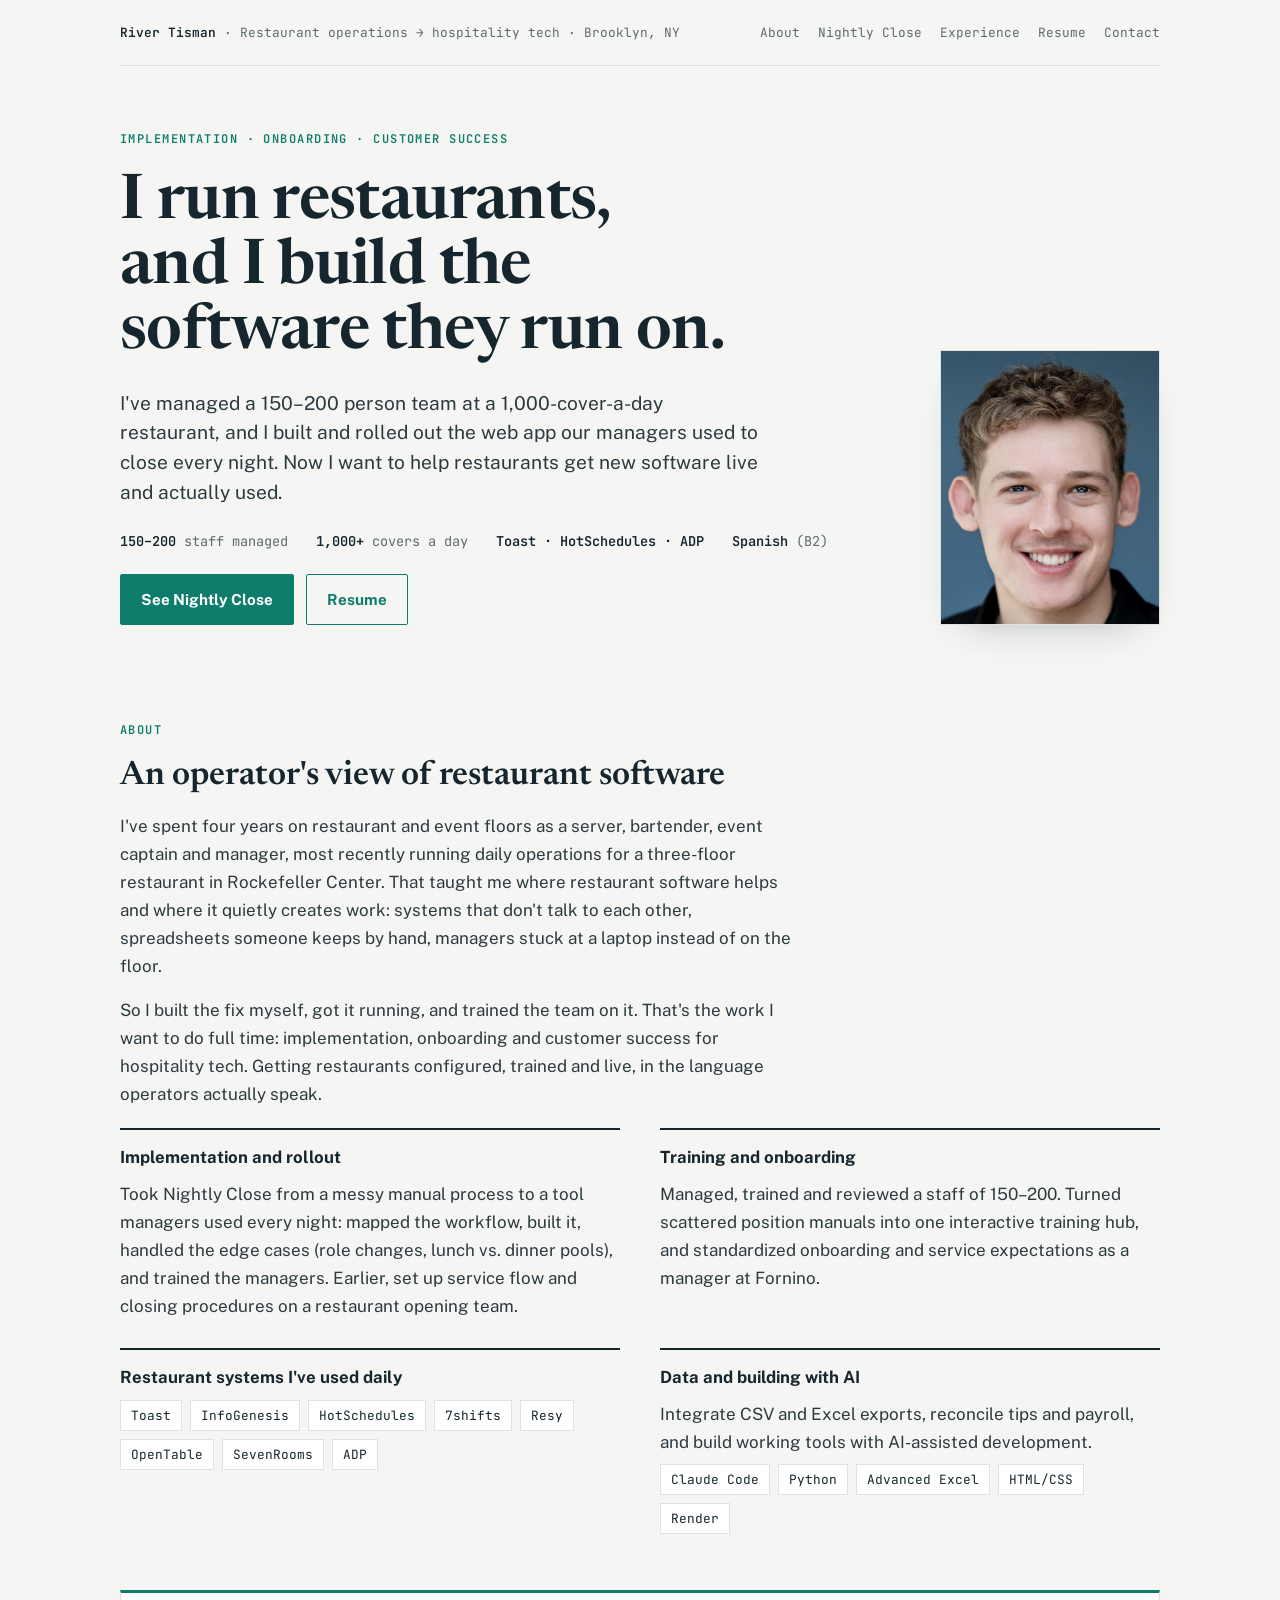
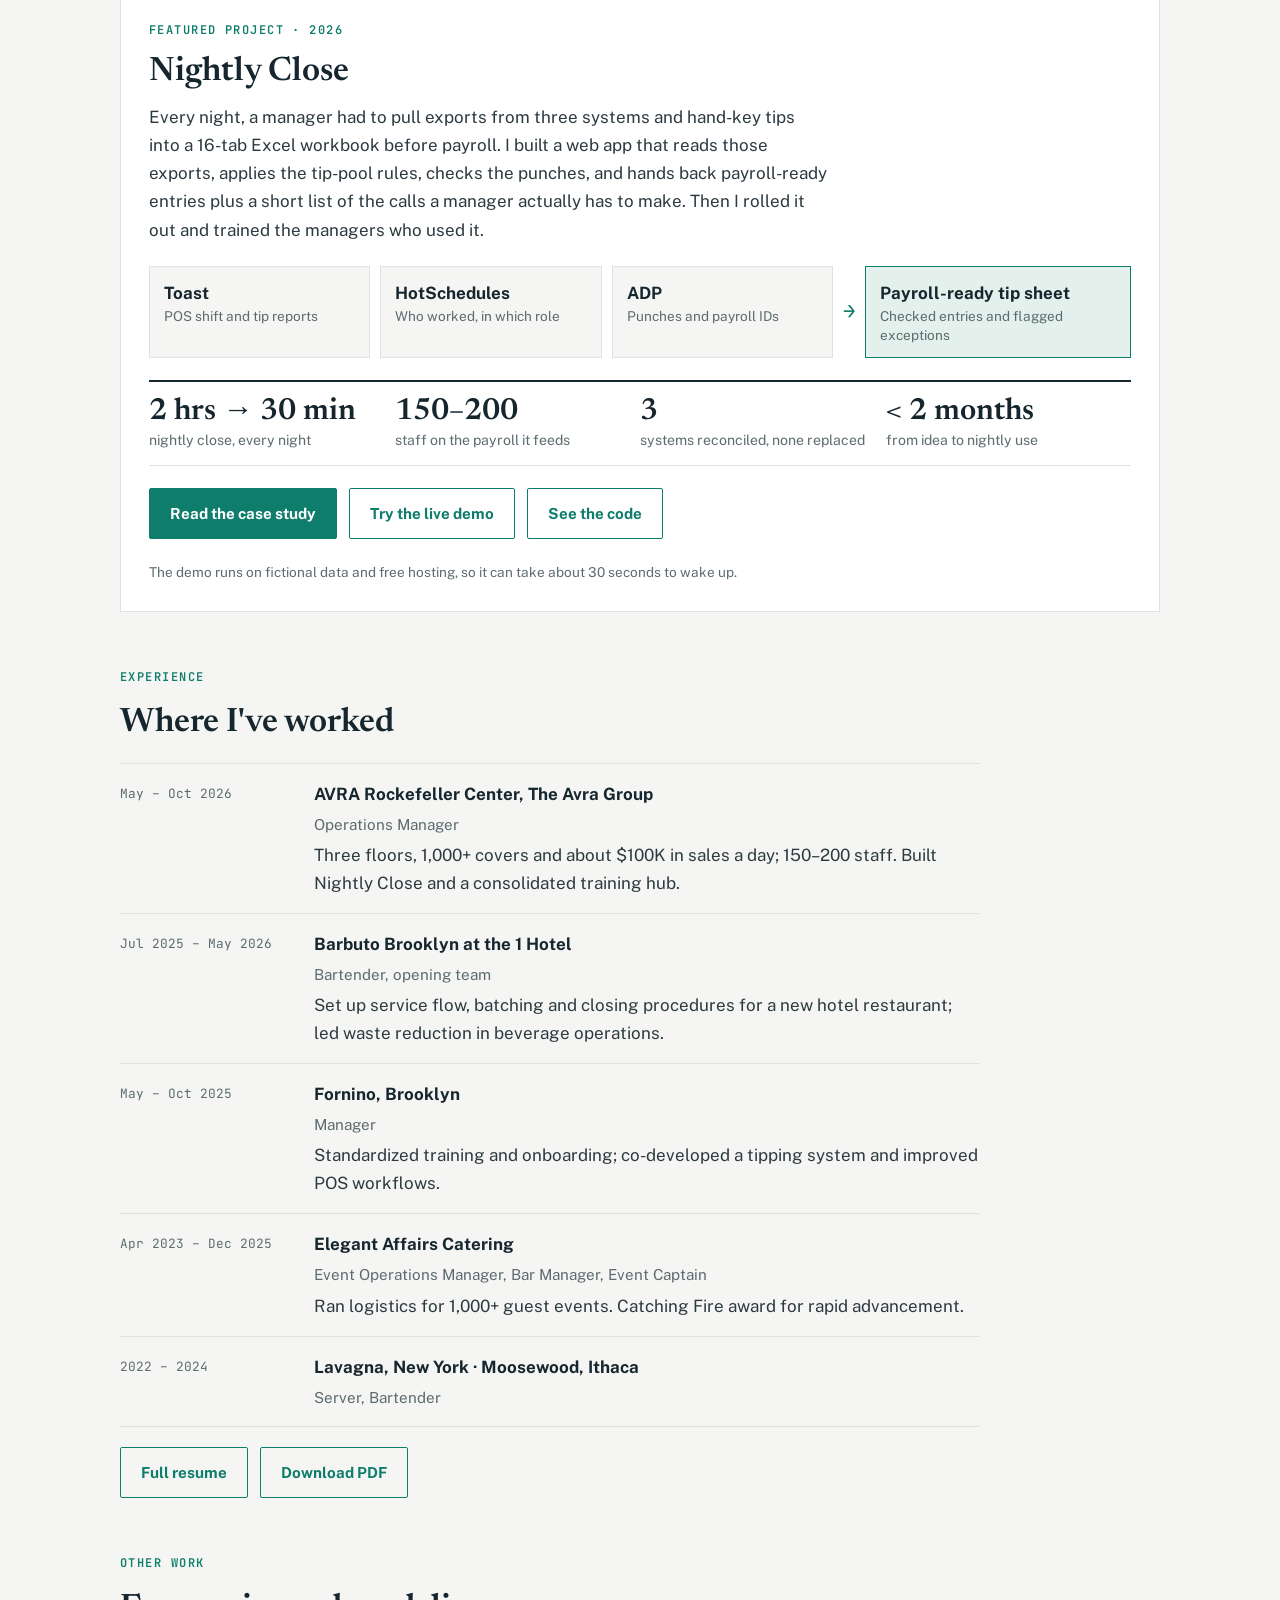
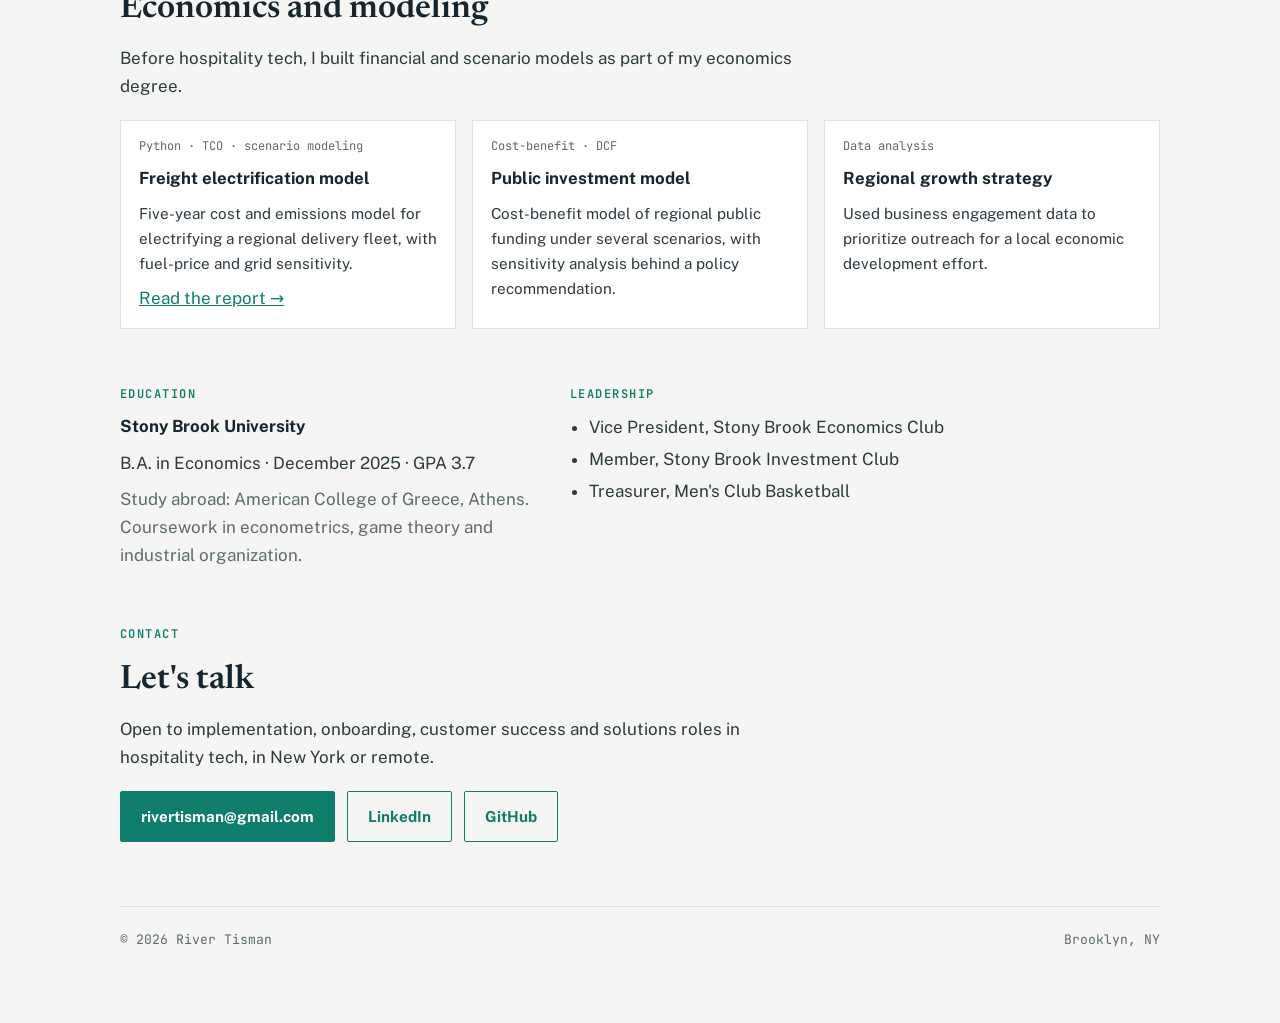
<file: index.html>
<!doctype html>
<html lang="en">
<head>
<meta charset="utf-8">
<meta name="viewport" content="width=device-width, initial-scale=1, viewport-fit=cover">
<title>River Tisman · Hospitality tech implementation</title>
<meta name="description" content="River Tisman: restaurant operations manager who builds the software the team runs on. Featured project: Nightly Close, which ties Toast, HotSchedules and ADP to automate the nightly close and payroll.">
<meta name="author" content="River Tisman">
<link rel="canonical" href="https://rivertisman.com/">
<meta property="og:title" content="River Tisman · Hospitality tech implementation">
<meta property="og:description" content="Restaurant operator who builds the software the floor runs on. Featured: Nightly Close (Toast + HotSchedules + ADP, 2 hours to 30 minutes).">
<meta property="og:type" content="website">
<meta property="og:url" content="https://rivertisman.com/">
<meta property="og:image" content="https://rivertisman.com/nightly-close/img/og.jpg">
<meta name="twitter:card" content="summary_large_image">
<link rel="icon" href="data:image/svg+xml,%3Csvg xmlns='http://www.w3.org/2000/svg' viewBox='0 0 32 32'%3E%3Crect width='32' height='32' rx='6' fill='%230f7d6b'/%3E%3Ctext x='16' y='22' font-family='Georgia,serif' font-size='16' font-weight='700' text-anchor='middle' fill='white'%3ERT%3C/text%3E%3C/svg%3E">
<link rel="preconnect" href="https://fonts.googleapis.com">
<link rel="stylesheet" href="https://fonts.googleapis.com/css2?family=Newsreader:opsz,wght@6..72,500;6..72,600&family=Public+Sans:wght@400;500;600;700&family=JetBrains+Mono:wght@400;600&display=swap">
<link rel="stylesheet" href="/assets/site.css">
</head>
<body>
<div class="wrap">
  <div class="masthead">
    <a class="home" href="/"><strong>River Tisman</strong> · Restaurant operations → hospitality tech · Brooklyn, NY</a>
    <nav aria-label="Sections">
      <a href="#about">About</a>
      <a href="#nightly-close">Nightly Close</a>
      <a href="#experience">Experience</a>
      <a href="/resume.html">Resume</a>
      <a href="#contact">Contact</a>
    </nav>
  </div>

  <header class="hero">
    <div class="hero-text">
      <span class="label">Implementation · Onboarding · Customer success</span>
      <h1>I run restaurants, and I build the software they run on.</h1>
      <p class="lede">I've managed a 150–200 person team at a 1,000-cover-a-day restaurant, and I built and rolled out the web app our managers used to close every night. Now I want to help restaurants get new software live and actually used.</p>
      <div class="facts">
        <span><b>150–200</b> staff managed</span>
        <span><b>1,000+</b> covers a day</span>
        <span><b>Toast · HotSchedules · ADP</b></span>
        <span><b>Spanish</b> (B2)</span>
      </div>
      <div class="actions">
        <a class="btn primary" href="#nightly-close">See Nightly Close</a>
        <a class="btn secondary" href="/resume.html">Resume</a>
      </div>
    </div>
    <figure class="portrait">
      <img src="/img/profile.jpg" alt="River Tisman" width="640" height="960">
    </figure>
  </header>

  <section id="about" aria-labelledby="about-title">
    <div class="col">
      <span class="label">About</span>
      <h2 id="about-title">An operator's view of restaurant software</h2>
      <p>I've spent four years on restaurant and event floors as a server, bartender, event captain and manager, most recently running daily operations for a three-floor restaurant in Rockefeller Center. That taught me where restaurant software helps and where it quietly creates work: systems that don't talk to each other, spreadsheets someone keeps by hand, managers stuck at a laptop instead of on the floor.</p>
      <p>So I built the fix myself, got it running, and trained the team on it. That's the work I want to do full time: implementation, onboarding and customer success for hospitality tech. Getting restaurants configured, trained and live, in the language operators actually speak.</p>
    </div>
    <div class="bring">
      <div>
        <h3>Implementation and rollout</h3>
        <p>Took Nightly Close from a messy manual process to a tool managers used every night: mapped the workflow, built it, handled the edge cases (role changes, lunch vs. dinner pools), and trained the managers. Earlier, set up service flow and closing procedures on a restaurant opening team.</p>
      </div>
      <div>
        <h3>Training and onboarding</h3>
        <p>Managed, trained and reviewed a staff of 150–200. Turned scattered position manuals into one interactive training hub, and standardized onboarding and service expectations as a manager at Fornino.</p>
      </div>
      <div>
        <h3>Restaurant systems I've used daily</h3>
        <div class="stack"><span>Toast</span><span>InfoGenesis</span><span>HotSchedules</span><span>7shifts</span><span>Resy</span><span>OpenTable</span><span>SevenRooms</span><span>ADP</span></div>
      </div>
      <div>
        <h3>Data and building with AI</h3>
        <p>Integrate CSV and Excel exports, reconcile tips and payroll, and build working tools with AI-assisted development.</p>
        <div class="stack"><span>Claude Code</span><span>Python</span><span>Advanced Excel</span><span>HTML/CSS</span><span>Render</span></div>
      </div>
    </div>
  </section>

  <section id="nightly-close" aria-labelledby="nc-title">
    <div class="feature">
      <div class="col" style="display:grid;gap:12px">
        <span class="label">Featured project · 2026</span>
        <h2 id="nc-title">Nightly Close</h2>
        <p>Every night, a manager had to pull exports from three systems and hand-key tips into a 16-tab Excel workbook before payroll. I built a web app that reads those exports, applies the tip-pool rules, checks the punches, and hands back payroll-ready entries plus a short list of the calls a manager actually has to make. Then I rolled it out and trained the managers who used it.</p>
      </div>
      <div class="pipeline" aria-label="Data flow: Toast, HotSchedules and ADP into the payroll tip sheet">
        <div class="src"><div class="sys">Toast</div><div class="what">POS shift and tip reports</div></div>
        <div class="src"><div class="sys">HotSchedules</div><div class="what">Who worked, in which role</div></div>
        <div class="src"><div class="sys">ADP</div><div class="what">Punches and payroll IDs</div></div>
        <div class="arrow" aria-hidden="true">→</div>
        <div class="dest"><div class="sys">Payroll-ready tip sheet</div><div class="what">Checked entries and flagged exceptions</div></div>
      </div>
      <div class="stats">
        <div><b>2 hrs → 30 min</b><span>nightly close, every night</span></div>
        <div><b>150–200</b><span>staff on the payroll it feeds</span></div>
        <div><b>3</b><span>systems reconciled, none replaced</span></div>
        <div><b>&lt; 2 months</b><span>from idea to nightly use</span></div>
      </div>
      <div class="actions">
        <a class="btn primary" href="/nightly-close/">Read the case study</a>
        <a class="btn secondary" href="https://nightly-close-demo.onrender.com" target="_blank" rel="noopener">Try the live demo</a>
        <a class="btn secondary" href="https://github.com/RiverTisman/nightly-close-demo" target="_blank" rel="noopener">See the code</a>
      </div>
      <p class="muted" style="font-size:0.85rem">The demo runs on fictional data and free hosting, so it can take about 30 seconds to wake up.</p>
    </div>
  </section>

  <section id="experience" aria-labelledby="exp-title">
    <div class="col">
      <span class="label">Experience</span>
      <h2 id="exp-title">Where I've worked</h2>
    </div>
    <ul class="jobs">
      <li>
        <span class="when">May – Oct 2026</span>
        <div class="what"><b>AVRA Rockefeller Center, The Avra Group</b><span class="role">Operations Manager</span><p>Three floors, 1,000+ covers and about $100K in sales a day; 150–200 staff. Built Nightly Close and a consolidated training hub.</p></div>
      </li>
      <li>
        <span class="when">Jul 2025 – May 2026</span>
        <div class="what"><b>Barbuto Brooklyn at the 1 Hotel</b><span class="role">Bartender, opening team</span><p>Set up service flow, batching and closing procedures for a new hotel restaurant; led waste reduction in beverage operations.</p></div>
      </li>
      <li>
        <span class="when">May – Oct 2025</span>
        <div class="what"><b>Fornino, Brooklyn</b><span class="role">Manager</span><p>Standardized training and onboarding; co-developed a tipping system and improved POS workflows.</p></div>
      </li>
      <li>
        <span class="when">Apr 2023 – Dec 2025</span>
        <div class="what"><b>Elegant Affairs Catering</b><span class="role">Event Operations Manager, Bar Manager, Event Captain</span><p>Ran logistics for 1,000+ guest events. Catching Fire award for rapid advancement.</p></div>
      </li>
      <li>
        <span class="when">2022 – 2024</span>
        <div class="what"><b>Lavagna, New York · Moosewood, Ithaca</b><span class="role">Server, Bartender</span></div>
      </li>
    </ul>
    <div class="actions">
      <a class="btn secondary" href="/resume.html">Full resume</a>
      <a class="btn secondary" href="/River-Tisman-Resume.pdf" download>Download PDF</a>
    </div>
  </section>

  <section id="other-work" aria-labelledby="other-title">
    <div class="col">
      <span class="label">Other work</span>
      <h2 id="other-title">Economics and modeling</h2>
      <p>Before hospitality tech, I built financial and scenario models as part of my economics degree.</p>
    </div>
    <div class="cards">
      <div>
        <span class="tag">Python · TCO · scenario modeling</span>
        <h3>Freight electrification model</h3>
        <p>Five-year cost and emissions model for electrifying a regional delivery fleet, with fuel-price and grid sensitivity.</p>
        <a href="/oatly-freight-model.html">Read the report →</a>
      </div>
      <div>
        <span class="tag">Cost-benefit · DCF</span>
        <h3>Public investment model</h3>
        <p>Cost-benefit model of regional public funding under several scenarios, with sensitivity analysis behind a policy recommendation.</p>
      </div>
      <div>
        <span class="tag">Data analysis</span>
        <h3>Regional growth strategy</h3>
        <p>Used business engagement data to prioritize outreach for a local economic development effort.</p>
      </div>
    </div>
  </section>

  <section id="education" aria-labelledby="edu-title">
    <div class="two">
      <div>
        <span class="label">Education</span>
        <h3 id="edu-title">Stony Brook University</h3>
        <p>B.A. in Economics · December 2025 · GPA 3.7</p>
        <p class="muted">Study abroad: American College of Greece, Athens. Coursework in econometrics, game theory and industrial organization.</p>
      </div>
      <div>
        <span class="label">Leadership</span>
        <ul>
          <li>Vice President, Stony Brook Economics Club</li>
          <li>Member, Stony Brook Investment Club</li>
          <li>Treasurer, Men's Club Basketball</li>
        </ul>
      </div>
    </div>
  </section>

  <section id="contact" aria-labelledby="contact-title">
    <div class="col">
      <span class="label">Contact</span>
      <h2 id="contact-title">Let's talk</h2>
      <p>Open to implementation, onboarding, customer success and solutions roles in hospitality tech, in New York or remote.</p>
    </div>
    <div class="actions">
      <a class="btn primary" href="mailto:rivertisman@gmail.com">rivertisman@gmail.com</a>
      <a class="btn secondary" href="https://www.linkedin.com/in/rtisman/" target="_blank" rel="noopener">LinkedIn</a>
      <a class="btn secondary" href="https://github.com/RiverTisman" target="_blank" rel="noopener">GitHub</a>
    </div>
  </section>

  <footer>
    <span>© 2026 River Tisman</span>
    <span>Brooklyn, NY</span>
  </footer>
</div>
</body>
</html>
</file>
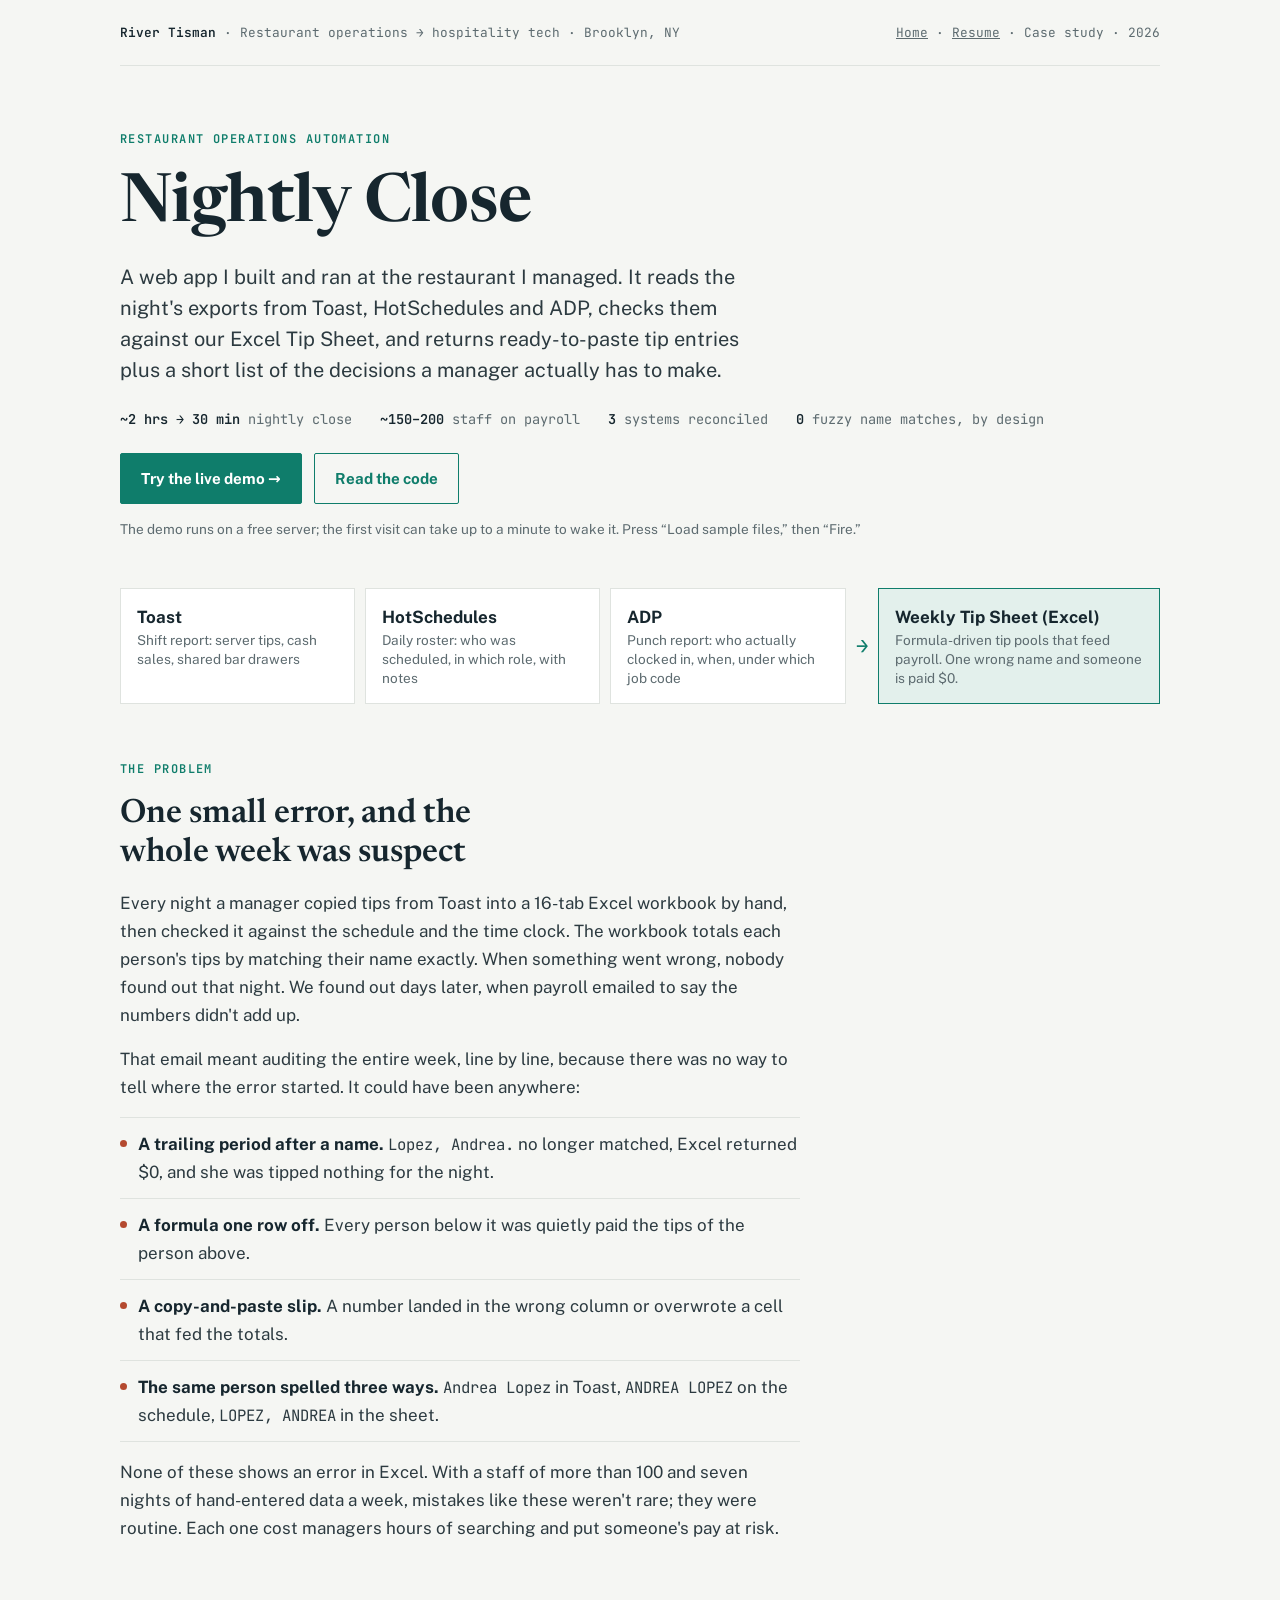
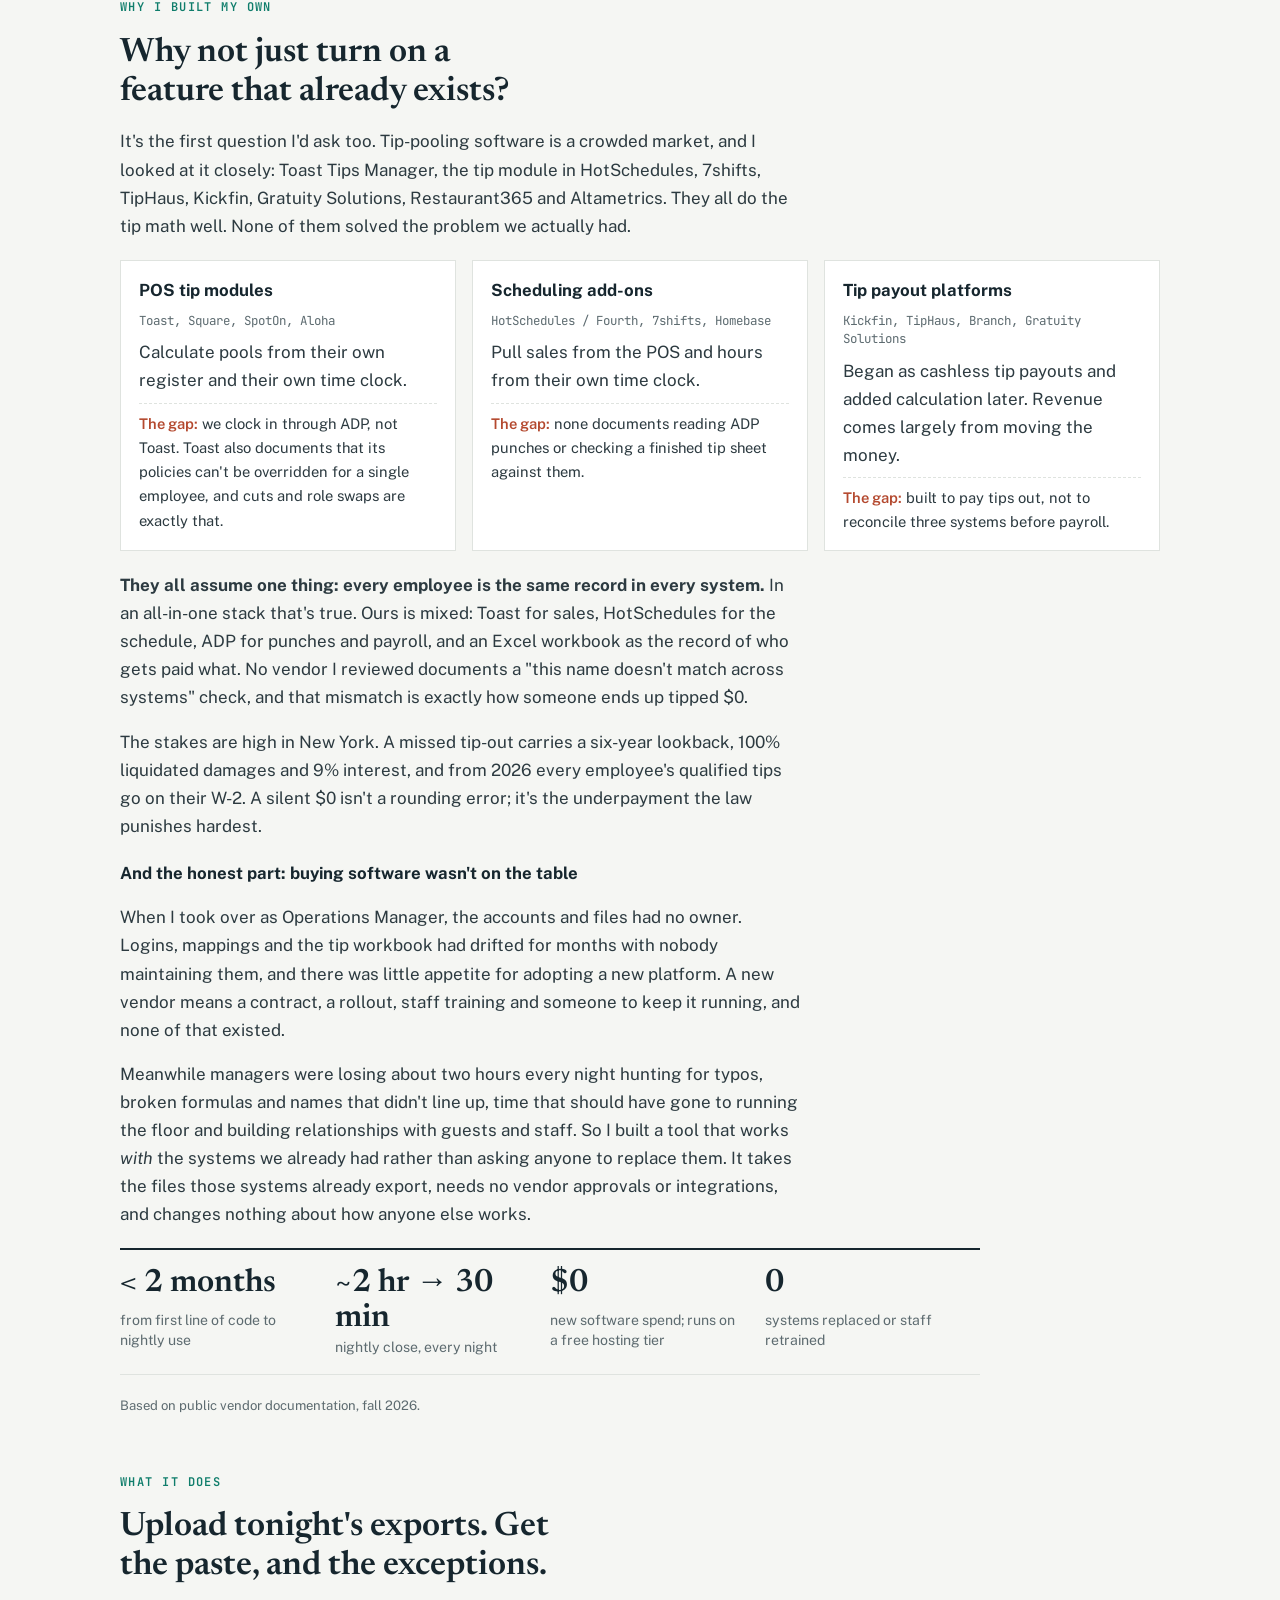
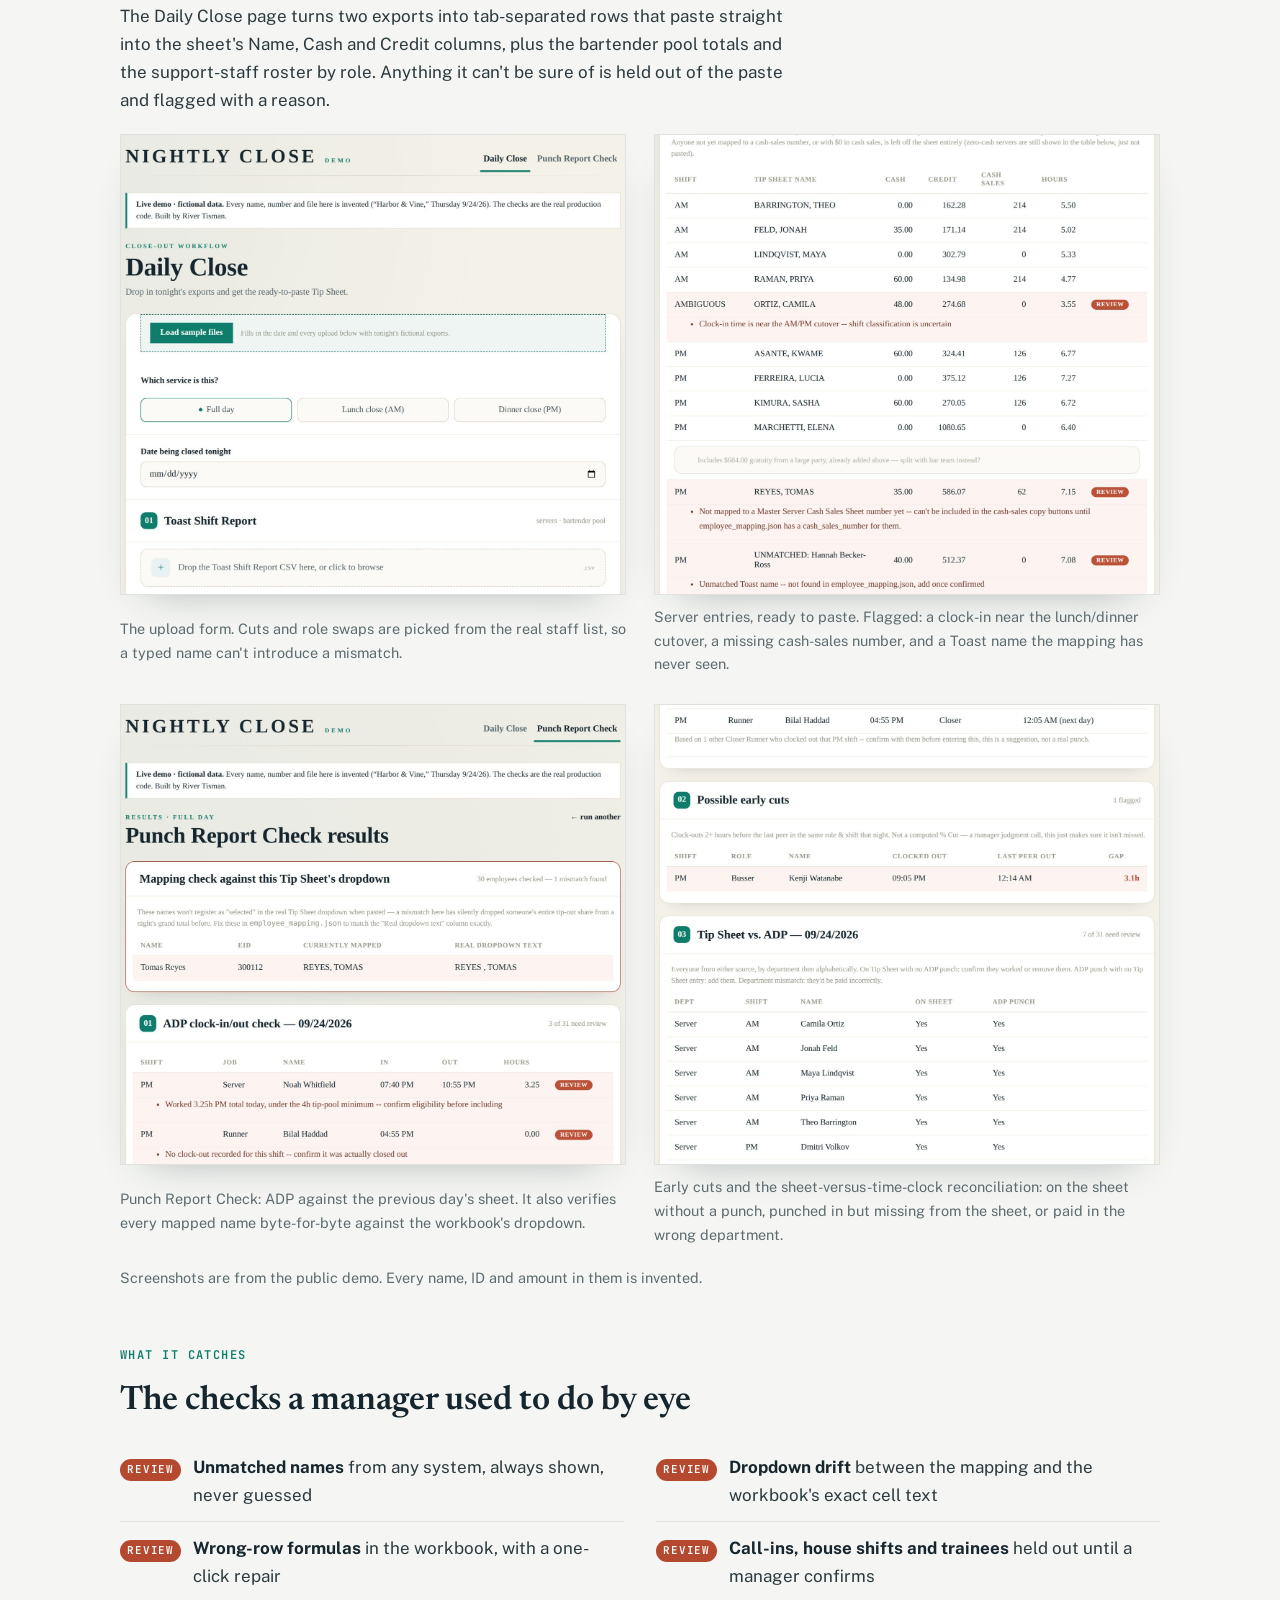
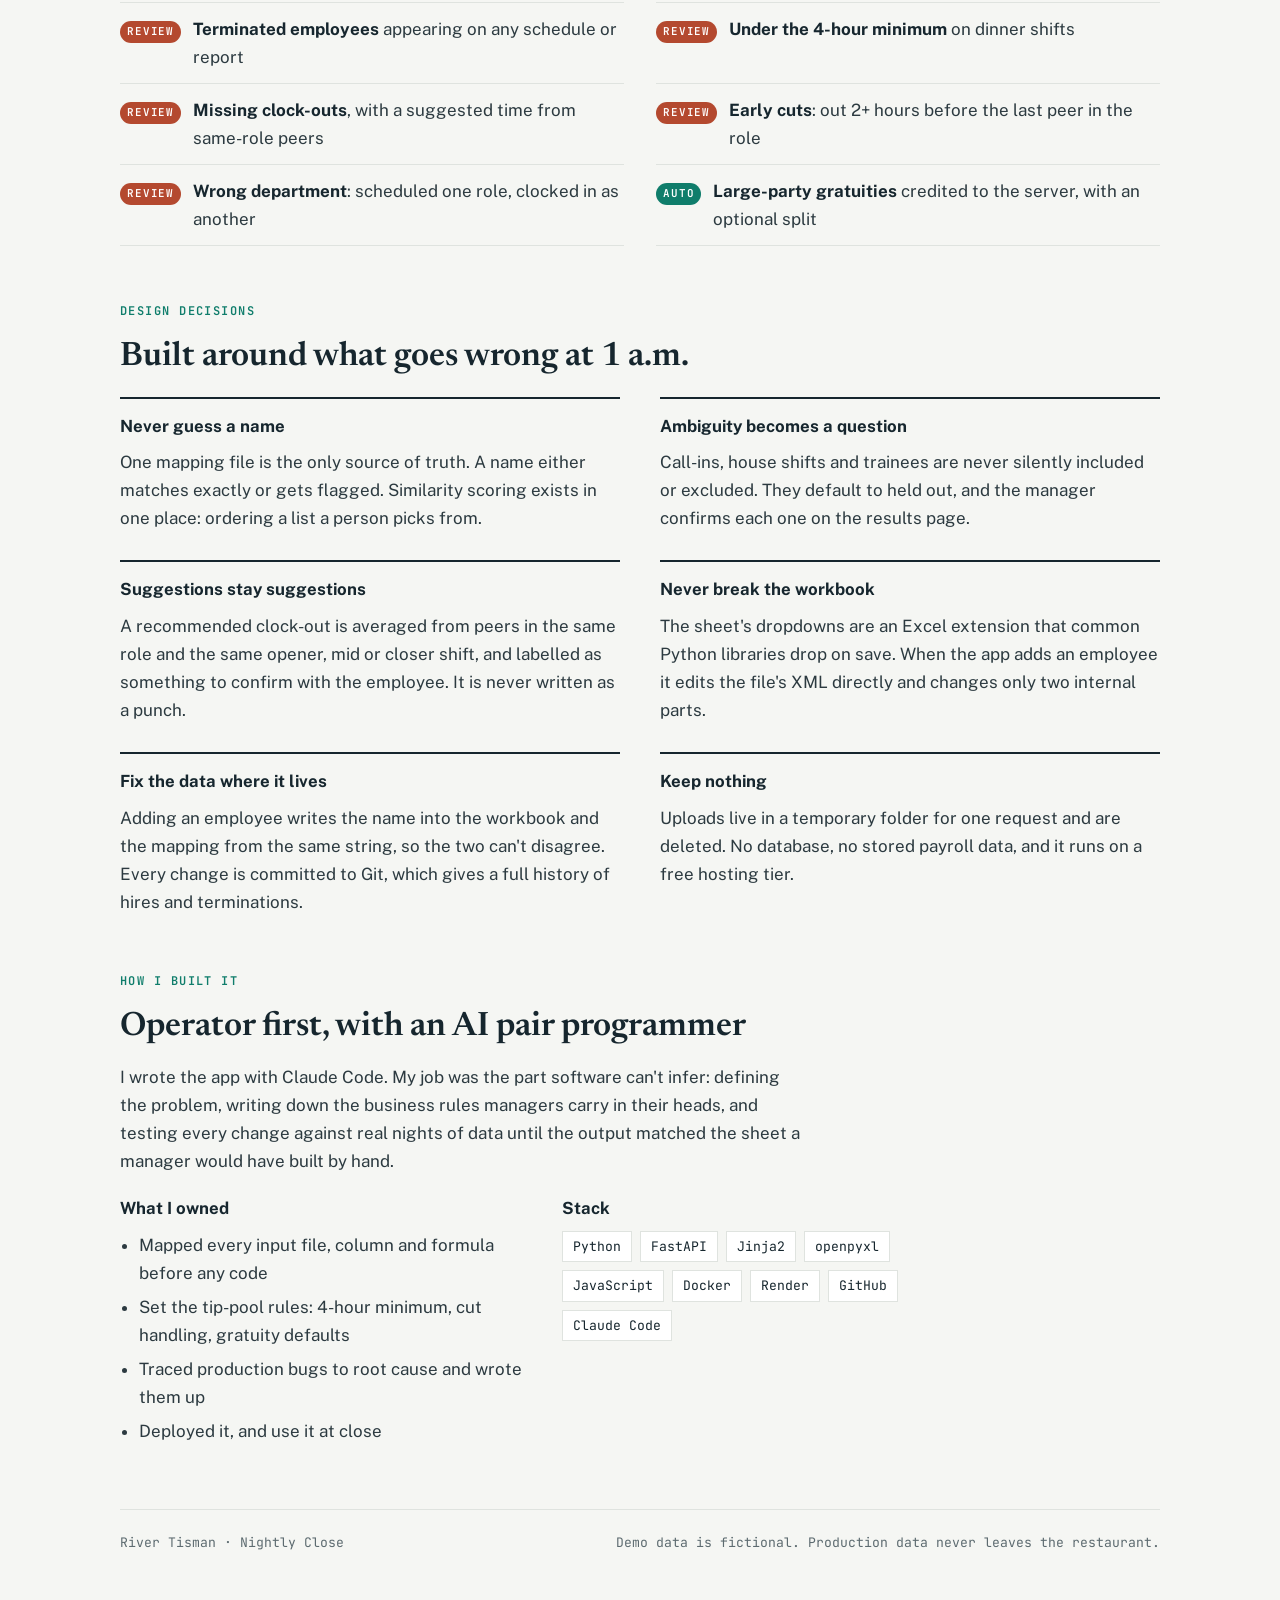
<file: nightly-close/index.html>
<!doctype html>
<html lang="en">
<head>
<meta charset="utf-8">
<meta name="viewport" content="width=device-width, initial-scale=1, viewport-fit=cover">
<title>Nightly Close · River Tisman</title>
<meta name="description" content="Case study: a web app River Tisman built to reconcile Toast, HotSchedules and ADP against a restaurant's Excel tip sheet. Live demo and code.">
<meta name="author" content="River Tisman">
<link rel="canonical" href="https://rivertisman.com/nightly-close/">
<meta property="og:title" content="Nightly Close · River Tisman">
<meta property="og:description" content="Restaurant close-out automation: Toast + HotSchedules + ADP reconciled against the Excel tip sheet. Live demo and code.">
<meta property="og:type" content="website">
<meta property="og:url" content="https://rivertisman.com/nightly-close/">
<meta property="og:image" content="https://rivertisman.com/nightly-close/img/og.jpg">
<meta name="twitter:card" content="summary_large_image">
<link rel="icon" href="data:image/svg+xml,%3Csvg xmlns='http://www.w3.org/2000/svg' viewBox='0 0 32 32'%3E%3Crect width='32' height='32' rx='6' fill='%230f7d6b'/%3E%3Ctext x='16' y='22' font-family='Georgia,serif' font-size='17' font-weight='700' text-anchor='middle' fill='white'%3ENC%3C/text%3E%3C/svg%3E">
<link rel="preconnect" href="https://fonts.googleapis.com">
<link rel="stylesheet" href="https://fonts.googleapis.com/css2?family=Newsreader:opsz,wght@6..72,500;6..72,600&family=Public+Sans:wght@400;500;600;700&family=JetBrains+Mono:wght@400;600&display=swap">
<style>
/* Layout: a single reading column like a close-out ticket, with screenshots allowed to run wider than the text. */
:root {
  --paper: #f5f6f3;
  --surface: #ffffff;
  --ink: #16262e;
  --body: #2c3a40;
  --muted: #5d6b70;
  --rule: #dfe3df;
  --accent: #0f7d6b;
  --accent-soft: #e3f0ec;
  --flag: #b4492f;
  --flag-soft: #fbece7;
  --font-display: "Newsreader", Georgia, "Times New Roman", serif;
  --font-body: "Public Sans", system-ui, -apple-system, "Segoe UI", sans-serif;
  --font-mono: "JetBrains Mono", ui-monospace, "SF Mono", Menlo, Consolas, monospace;
}
@media (prefers-color-scheme: dark) {
  :root:not([data-theme="light"]) {
    --paper: #10181b; --surface: #172227; --ink: #eef3f1; --body: #c9d4d2; --muted: #8fa09f;
    --rule: #263439; --accent: #4cc3a8; --accent-soft: #15332d; --flag: #ec8a6f; --flag-soft: #3a2119;
    color-scheme: dark;
  }
}
:root[data-theme="dark"] {
  --paper: #10181b; --surface: #172227; --ink: #eef3f1; --body: #c9d4d2; --muted: #8fa09f;
  --rule: #263439; --accent: #4cc3a8; --accent-soft: #15332d; --flag: #ec8a6f; --flag-soft: #3a2119;
  color-scheme: dark;
}

* { box-sizing: border-box; }
[hidden] { display: none !important; }
body {
  margin: 0;
  background: var(--paper);
  color: var(--body);
  font-family: var(--font-body);
  font-size: 1.0625rem;
  line-height: 1.65;
  padding-inline: 20px;
  padding-block: 0 72px;
}
.wrap { max-width: 1040px; margin: 0 auto; }
.col { max-width: 680px; }

h1, h2, h3 { color: var(--ink); text-wrap: balance; margin: 0; }
h1 { font-family: var(--font-display); font-weight: 600; font-size: clamp(2.6rem, 6vw, 4.2rem); line-height: 1.02; letter-spacing: -0.01em; }
h2 { font-family: var(--font-display); font-weight: 600; font-size: clamp(1.6rem, 3vw, 2.1rem); line-height: 1.15; }
h3 { font-size: 1.05rem; font-weight: 700; }
p { margin: 0; }
a { color: var(--accent); }
a:focus-visible, button:focus-visible { outline: 2px solid var(--accent); outline-offset: 3px; }

.label {
  font-family: var(--font-mono);
  font-size: 0.75rem;
  letter-spacing: 0.12em;
  text-transform: uppercase;
  color: var(--accent);
  font-weight: 600;
}

/* Masthead */
.masthead {
  display: flex; justify-content: space-between; align-items: baseline; gap: 16px; flex-wrap: wrap;
  padding-block: 22px; border-bottom: 1px solid var(--rule);
  font-family: var(--font-mono); font-size: 0.8rem; color: var(--muted);
}
.masthead strong { color: var(--ink); font-weight: 600; }

.hero { display: grid; gap: 22px; padding-block: 64px 40px; }
.hero .lede { font-size: 1.25rem; line-height: 1.55; color: var(--body); max-width: 640px; }
.facts { display: flex; flex-wrap: wrap; gap: 10px 28px; font-family: var(--font-mono); font-size: 0.85rem; color: var(--muted); }
.facts span b { color: var(--ink); font-weight: 600; }
.actions { display: flex; flex-wrap: wrap; gap: 12px; }
.btn {
  display: inline-flex; align-items: center; gap: 8px;
  padding: 12px 20px; font-weight: 700; font-size: 0.95rem; text-decoration: none;
  border: 1.5px solid var(--accent); border-radius: 2px;
}
.btn.primary { background: var(--accent); color: var(--surface); }
.btn.secondary { color: var(--accent); }

/* Pipeline strip: the three exports into one sheet */
.pipeline {
  display: grid; grid-template-columns: repeat(3, minmax(0, 1fr)) auto minmax(0, 1.2fr);
  align-items: stretch; gap: 10px; margin-block: 8px 0;
}
.src, .dest {
  background: var(--surface); border: 1px solid var(--rule); padding: 14px 16px; min-width: 0;
}
.src .sys { font-weight: 700; color: var(--ink); }
.src .what, .dest .what { font-size: 0.85rem; color: var(--muted); line-height: 1.4; }
.dest { border-color: var(--accent); background: var(--accent-soft); }
.dest .sys { font-weight: 700; color: var(--ink); }
.arrow { display: grid; place-items: center; font-family: var(--font-mono); color: var(--accent); font-size: 1.3rem; }
@media (max-width: 760px) {
  .pipeline { grid-template-columns: 1fr; }
  .arrow { transform: rotate(90deg); padding-block: 2px; }
}

section { padding-block: 56px 0; display: grid; gap: 20px; }
section > .col { display: grid; gap: 16px; }

/* The incident callout */
.incident {
  background: var(--flag-soft); border-left: 3px solid var(--flag);
  padding: 18px 20px; display: grid; gap: 8px; max-width: 680px;
}
.incident .label { color: var(--flag); }
.mono { font-family: var(--font-mono); font-size: 0.92em; }
.cell { font-family: var(--font-mono); background: var(--surface); border: 1px solid var(--rule); padding: 1px 6px; white-space: pre; }

/* Screenshots */
figure { margin: 0; display: grid; gap: 10px; }
figure img {
  width: 100%; height: auto; display: block;
  border: 1px solid var(--rule); background: var(--surface);
  box-shadow: 0 18px 40px -28px rgba(22, 38, 46, 0.45);
}
figcaption { font-size: 0.9rem; color: var(--muted); max-width: 680px; }
.shots { display: grid; grid-template-columns: repeat(2, minmax(0, 1fr)); gap: 28px; }
@media (max-width: 760px) { .shots { grid-template-columns: 1fr; } }

/* Checks list, styled like flagged rows */
.checks { list-style: none; padding: 0; margin: 0; display: grid; grid-template-columns: repeat(2, minmax(0, 1fr)); gap: 0 32px; }
.checks li {
  display: grid; grid-template-columns: auto 1fr; gap: 12px; align-items: baseline;
  padding-block: 12px; border-bottom: 1px solid var(--rule); min-width: 0;
}
.pill {
  font-family: var(--font-mono); font-size: 0.68rem; font-weight: 600; letter-spacing: 0.08em;
  padding: 2px 7px; border-radius: 999px; background: var(--flag); color: var(--surface); white-space: nowrap;
}
.pill.ok { background: var(--accent); }
.checks b { color: var(--ink); }
@media (max-width: 760px) { .checks { grid-template-columns: 1fr; } }

/* Decisions */
.decisions { display: grid; grid-template-columns: repeat(2, minmax(0, 1fr)); gap: 28px 40px; }
.decision { display: grid; gap: 8px; align-content: start; border-top: 2px solid var(--ink); padding-top: 14px; min-width: 0; }
@media (max-width: 760px) { .decisions { grid-template-columns: 1fr; } }

.stack { display: flex; flex-wrap: wrap; gap: 8px; }
.stack span { font-family: var(--font-mono); font-size: 0.82rem; padding: 4px 10px; border: 1px solid var(--rule); background: var(--surface); color: var(--ink); }

.role { display: grid; grid-template-columns: repeat(2, minmax(0, 1fr)); gap: 24px; max-width: 860px; }
.role > div { display: grid; gap: 8px; align-content: start; min-width: 0; }
.role ul { margin: 0; padding-left: 1.1em; display: grid; gap: 6px; }
@media (max-width: 760px) { .role { grid-template-columns: 1fr; } }

/* Why section */
.why-stats { display: flex; flex-wrap: wrap; gap: 0; border-top: 2px solid var(--ink); border-bottom: 1px solid var(--rule); max-width: 860px; }
.why-stats > div { flex: 1 1 180px; padding: 16px 20px 16px 0; display: grid; gap: 2px; min-width: 0; }
.why-stats b { font-family: var(--font-display); font-size: 2rem; line-height: 1.1; color: var(--ink); font-weight: 600; }
.why-stats span { font-size: 0.88rem; color: var(--muted); line-height: 1.4; }
.market { display: grid; grid-template-columns: repeat(3, minmax(0, 1fr)); gap: 16px; }
.market > div { background: var(--surface); border: 1px solid var(--rule); padding: 16px 18px; display: grid; gap: 8px; align-content: start; min-width: 0; }
.market .who { font-family: var(--font-mono); font-size: 0.78rem; color: var(--muted); line-height: 1.45; }
.market .gap { font-size: 0.92rem; border-top: 1px dashed var(--rule); padding-top: 8px; }
.market .gap b { color: var(--flag); font-weight: 600; }
@media (max-width: 760px) { .market { grid-template-columns: 1fr; } }
.sources { font-size: 0.82rem; color: var(--muted); max-width: 860px; }

/* Problem: where an error could hide */
.hunt { margin: 0; padding: 0; list-style: none; display: grid; border-top: 1px solid var(--rule); }
.hunt li { padding: 12px 0 12px 18px; border-bottom: 1px solid var(--rule); position: relative; }
.hunt li::before { content: ""; position: absolute; left: 0; top: 22px; width: 7px; height: 7px; border-radius: 50%; background: var(--flag); }
.hunt b { color: var(--ink); }
footer { margin-top: 64px; padding-top: 22px; border-top: 1px solid var(--rule); display: flex; flex-wrap: wrap; justify-content: space-between; gap: 12px; font-family: var(--font-mono); font-size: 0.82rem; color: var(--muted); }
</style>
</head>
<body>
<div class="wrap">
  <div class="masthead">
    <a href="/" style="color:inherit;text-decoration:none"><strong>River Tisman</strong> · Restaurant operations → hospitality tech · Brooklyn, NY</a>
    <span><a href="/" style="color:inherit">Home</a> · <a href="/resume.html" style="color:inherit">Resume</a> · Case study · 2026</span>
  </div>

  <header class="hero">
    <span class="label">Restaurant operations automation</span>
    <h1>Nightly Close</h1>
    <p class="lede">A web app I built and ran at the restaurant I managed. It reads the night's exports from Toast, HotSchedules and ADP, checks them against our Excel Tip Sheet, and returns ready-to-paste tip entries plus a short list of the decisions a manager actually has to make.</p>
    <div class="facts">
      <span><b>~2 hrs → 30 min</b> nightly close</span>
      <span><b>~150–200</b> staff on payroll</span>
      <span><b>3</b> systems reconciled</span>
      <span><b>0</b> fuzzy name matches, by design</span>
    </div>
    <div class="actions" id="actions">
      <a class="btn primary" id="demo-link" href="https://nightly-close-demo.onrender.com" target="_blank" rel="noopener">Try the live demo →</a>
      <a class="btn secondary" id="code-link" href="https://github.com/RiverTisman/nightly-close-demo" target="_blank" rel="noopener">Read the code</a>
    </div>
    <p style="font-size:0.85rem;color:var(--muted);margin-top:-8px">The demo runs on a free server; the first visit can take up to a minute to wake it. Press “Load sample files,” then “Fire.”</p>
  </header>

  <div class="pipeline" aria-label="Data flow">
    <div class="src"><div class="sys">Toast</div><div class="what">Shift report: server tips, cash sales, shared bar drawers</div></div>
    <div class="src"><div class="sys">HotSchedules</div><div class="what">Daily roster: who was scheduled, in which role, with notes</div></div>
    <div class="src"><div class="sys">ADP</div><div class="what">Punch report: who actually clocked in, when, under which job code</div></div>
    <div class="arrow" aria-hidden="true">→</div>
    <div class="dest"><div class="sys">Weekly Tip Sheet (Excel)</div><div class="what">Formula-driven tip pools that feed payroll. One wrong name and someone is paid $0.</div></div>
  </div>

  <section>
    <div class="col">
      <span class="label">The problem</span>
      <h2>One small error, and the whole week was suspect</h2>
      <p>Every night a manager copied tips from Toast into a 16-tab Excel workbook by hand, then checked it against the schedule and the time clock. The workbook totals each person's tips by matching their name exactly. When something went wrong, nobody found out that night. We found out days later, when payroll emailed to say the numbers didn't add up.</p>
      <p>That email meant auditing the entire week, line by line, because there was no way to tell where the error started. It could have been anywhere:</p>
      <ul class="hunt">
        <li><b>A trailing period after a name.</b> <span class="mono">Lopez, Andrea.</span> no longer matched, Excel returned $0, and she was tipped nothing for the night.</li>
        <li><b>A formula one row off.</b> Every person below it was quietly paid the tips of the person above.</li>
        <li><b>A copy-and-paste slip.</b> A number landed in the wrong column or overwrote a cell that fed the totals.</li>
        <li><b>The same person spelled three ways.</b> <span class="mono">Andrea Lopez</span> in Toast, <span class="mono">ANDREA LOPEZ</span> on the schedule, <span class="mono">LOPEZ, ANDREA</span> in the sheet.</li>
      </ul>
      <p>None of these shows an error in Excel. With a staff of more than 100 and seven nights of hand-entered data a week, mistakes like these weren't rare; they were routine. Each one cost managers hours of searching and put someone's pay at risk.</p>
    </div>
  </section>

  <section id="why">
    <div class="col">
      <span class="label">Why I built my own</span>
      <h2>Why not just turn on a feature that already exists?</h2>
      <p>It's the first question I'd ask too. Tip-pooling software is a crowded market, and I looked at it closely: Toast Tips Manager, the tip module in HotSchedules, 7shifts, TipHaus, Kickfin, Gratuity Solutions, Restaurant365 and Altametrics. They all do the tip math well. None of them solved the problem we actually had.</p>
    </div>

    <div class="market">
      <div>
        <h3>POS tip modules</h3>
        <span class="who">Toast, Square, SpotOn, Aloha</span>
        <p>Calculate pools from their own register and their own time clock.</p>
        <p class="gap"><b>The gap:</b> we clock in through ADP, not Toast. Toast also documents that its policies can't be overridden for a single employee, and cuts and role swaps are exactly that.</p>
      </div>
      <div>
        <h3>Scheduling add-ons</h3>
        <span class="who">HotSchedules / Fourth, 7shifts, Homebase</span>
        <p>Pull sales from the POS and hours from their own time clock.</p>
        <p class="gap"><b>The gap:</b> none documents reading ADP punches or checking a finished tip sheet against them.</p>
      </div>
      <div>
        <h3>Tip payout platforms</h3>
        <span class="who">Kickfin, TipHaus, Branch, Gratuity Solutions</span>
        <p>Began as cashless tip payouts and added calculation later. Revenue comes largely from moving the money.</p>
        <p class="gap"><b>The gap:</b> built to pay tips out, not to reconcile three systems before payroll.</p>
      </div>
    </div>

    <div class="col">
      <p><b>They all assume one thing: every employee is the same record in every system.</b> In an all-in-one stack that's true. Ours is mixed: Toast for sales, HotSchedules for the schedule, ADP for punches and payroll, and an Excel workbook as the record of who gets paid what. No vendor I reviewed documents a "this name doesn't match across systems" check, and that mismatch is exactly how someone ends up tipped $0.</p>
      <p>The stakes are high in New York. A missed tip-out carries a six-year lookback, 100% liquidated damages and 9% interest, and from 2026 every employee's qualified tips go on their W-2. A silent $0 isn't a rounding error; it's the underpayment the law punishes hardest.</p>
    </div>

    <div class="col">
      <h3>And the honest part: buying software wasn't on the table</h3>
      <p>When I took over as Operations Manager, the accounts and files had no owner. Logins, mappings and the tip workbook had drifted for months with nobody maintaining them, and there was little appetite for adopting a new platform. A new vendor means a contract, a rollout, staff training and someone to keep it running, and none of that existed.</p>
      <p>Meanwhile managers were losing about two hours every night hunting for typos, broken formulas and names that didn't line up, time that should have gone to running the floor and building relationships with guests and staff. So I built a tool that works <i>with</i> the systems we already had rather than asking anyone to replace them. It takes the files those systems already export, needs no vendor approvals or integrations, and changes nothing about how anyone else works.</p>
    </div>

    <div class="why-stats">
      <div><b>&lt; 2 months</b><span>from first line of code to nightly use</span></div>
      <div><b>~2 hr → 30 min</b><span>nightly close, every night</span></div>
      <div><b>$0</b><span>new software spend; runs on a free hosting tier</span></div>
      <div><b>0</b><span>systems replaced or staff retrained</span></div>
    </div>

    <p class="sources">Based on public vendor documentation, fall 2026.</p>
  </section>

  <section>
    <div class="col">
      <span class="label">What it does</span>
      <h2>Upload tonight's exports. Get the paste, and the exceptions.</h2>
      <p>The Daily Close page turns two exports into tab-separated rows that paste straight into the sheet's Name, Cash and Credit columns, plus the bartender pool totals and the support-staff roster by role. Anything it can't be sure of is held out of the paste and flagged with a reason.</p>
    </div>
    <div class="shots">
      <figure>
        <img src="img/form.jpg" loading="lazy" width="1400" height="1275" alt="Daily Close upload form with Toast and HotSchedules files loaded, a shift selector, date, and pickers for cut employees and role swaps.">
        <figcaption>The upload form. Cuts and role swaps are picked from the real staff list, so a typed name can't introduce a mismatch.</figcaption>
      </figure>
      <figure>
        <img src="img/servers.jpg" loading="lazy" width="1400" height="1275" alt="Server tip entries table with shift, tip sheet name, cash, credit, cash sales and hours, with review flags on four rows.">
        <figcaption>Server entries, ready to paste. Flagged: a clock-in near the lunch/dinner cutover, a missing cash-sales number, and a Toast name the mapping has never seen.</figcaption>
      </figure>
      <figure>
        <img src="img/punch.jpg" loading="lazy" width="1400" height="1275" alt="Punch Report Check results showing a dropdown mismatch and ADP clock-in issues.">
        <figcaption>Punch Report Check: ADP against the previous day's sheet. It also verifies every mapped name byte-for-byte against the workbook's dropdown.</figcaption>
      </figure>
      <figure>
        <img src="img/recon.jpg" loading="lazy" width="1400" height="1275" alt="Possible early cuts table and the Tip Sheet versus ADP reconciliation.">
        <figcaption>Early cuts and the sheet-versus-time-clock reconciliation: on the sheet without a punch, punched in but missing from the sheet, or paid in the wrong department.</figcaption>
      </figure>
    </div>
    <p class="col" style="font-size:0.9rem;color:var(--muted)">Screenshots are from the public demo. Every name, ID and amount in them is invented.</p>
  </section>

  <section>
    <div class="col">
      <span class="label">What it catches</span>
      <h2>The checks a manager used to do by eye</h2>
    </div>
    <ul class="checks">
      <li><span class="pill">REVIEW</span><span><b>Unmatched names</b> from any system, always shown, never guessed</span></li>
      <li><span class="pill">REVIEW</span><span><b>Dropdown drift</b> between the mapping and the workbook's exact cell text</span></li>
      <li><span class="pill">REVIEW</span><span><b>Wrong-row formulas</b> in the workbook, with a one-click repair</span></li>
      <li><span class="pill">REVIEW</span><span><b>Call-ins, house shifts and trainees</b> held out until a manager confirms</span></li>
      <li><span class="pill">REVIEW</span><span><b>Terminated employees</b> appearing on any schedule or report</span></li>
      <li><span class="pill">REVIEW</span><span><b>Under the 4-hour minimum</b> on dinner shifts</span></li>
      <li><span class="pill">REVIEW</span><span><b>Missing clock-outs</b>, with a suggested time from same-role peers</span></li>
      <li><span class="pill">REVIEW</span><span><b>Early cuts</b>: out 2+ hours before the last peer in the role</span></li>
      <li><span class="pill">REVIEW</span><span><b>Wrong department</b>: scheduled one role, clocked in as another</span></li>
      <li><span class="pill ok">AUTO</span><span><b>Large-party gratuities</b> credited to the server, with an optional split</span></li>
    </ul>
  </section>

  <section>
    <div class="col">
      <span class="label">Design decisions</span>
      <h2>Built around what goes wrong at 1 a.m.</h2>
    </div>
    <div class="decisions">
      <div class="decision">
        <h3>Never guess a name</h3>
        <p>One mapping file is the only source of truth. A name either matches exactly or gets flagged. Similarity scoring exists in one place: ordering a list a person picks from.</p>
      </div>
      <div class="decision">
        <h3>Ambiguity becomes a question</h3>
        <p>Call-ins, house shifts and trainees are never silently included or excluded. They default to held out, and the manager confirms each one on the results page.</p>
      </div>
      <div class="decision">
        <h3>Suggestions stay suggestions</h3>
        <p>A recommended clock-out is averaged from peers in the same role and the same opener, mid or closer shift, and labelled as something to confirm with the employee. It is never written as a punch.</p>
      </div>
      <div class="decision">
        <h3>Never break the workbook</h3>
        <p>The sheet's dropdowns are an Excel extension that common Python libraries drop on save. When the app adds an employee it edits the file's XML directly and changes only two internal parts.</p>
      </div>
      <div class="decision">
        <h3>Fix the data where it lives</h3>
        <p>Adding an employee writes the name into the workbook and the mapping from the same string, so the two can't disagree. Every change is committed to Git, which gives a full history of hires and terminations.</p>
      </div>
      <div class="decision">
        <h3>Keep nothing</h3>
        <p>Uploads live in a temporary folder for one request and are deleted. No database, no stored payroll data, and it runs on a free hosting tier.</p>
      </div>
    </div>
  </section>

  <section>
    <div class="col">
      <span class="label">How I built it</span>
      <h2>Operator first, with an AI pair programmer</h2>
      <p>I wrote the app with Claude Code. My job was the part software can't infer: defining the problem, writing down the business rules managers carry in their heads, and testing every change against real nights of data until the output matched the sheet a manager would have built by hand.</p>
    </div>
    <div class="role">
      <div>
        <h3>What I owned</h3>
        <ul>
          <li>Mapped every input file, column and formula before any code</li>
          <li>Set the tip-pool rules: 4-hour minimum, cut handling, gratuity defaults</li>
          <li>Traced production bugs to root cause and wrote them up</li>
          <li>Deployed it, and use it at close</li>
        </ul>
      </div>
      <div>
        <h3>Stack</h3>
        <div class="stack"><span>Python</span><span>FastAPI</span><span>Jinja2</span><span>openpyxl</span><span>JavaScript</span><span>Docker</span><span>Render</span><span>GitHub</span><span>Claude Code</span></div>
      </div>
    </div>
  </section>

  <footer>
    <span>River Tisman · Nightly Close</span>
    <span>Demo data is fictional. Production data never leaves the restaurant.</span>
  </footer>
</div>
</body>
</html>
</file>
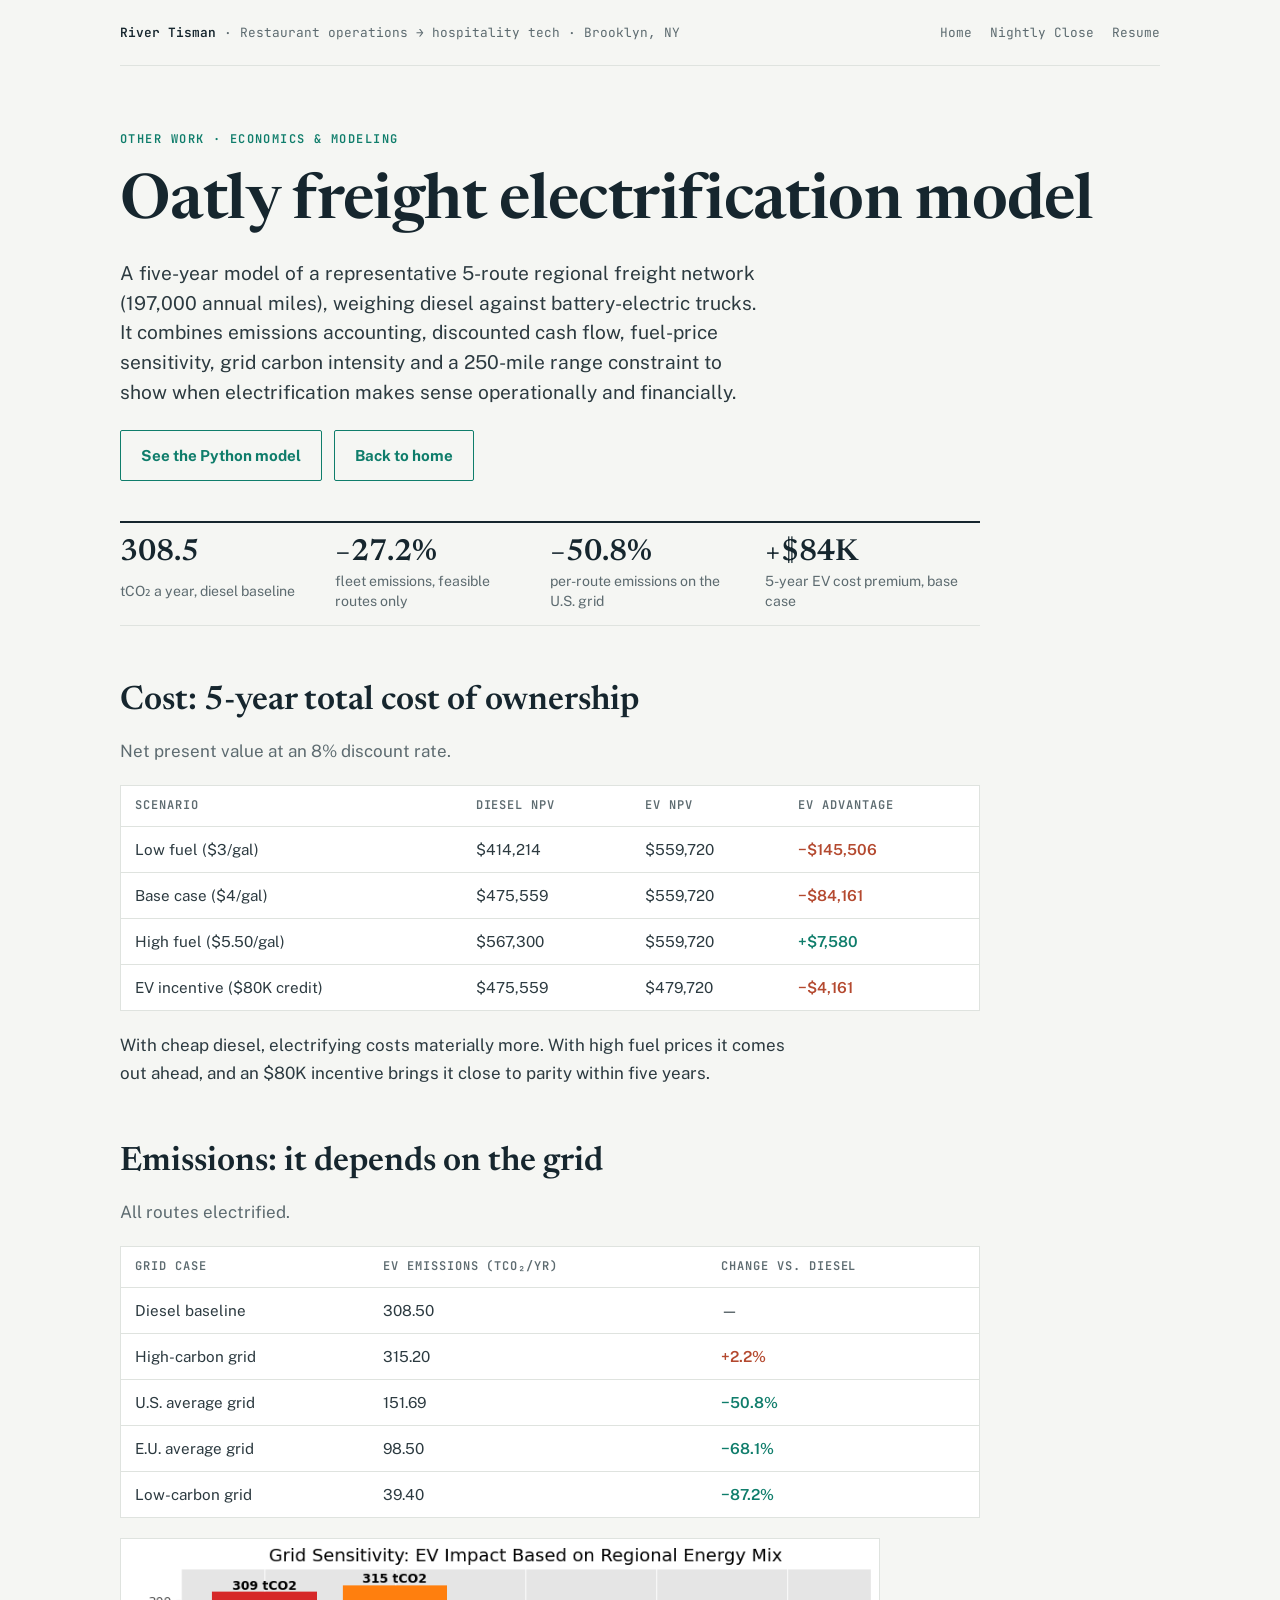
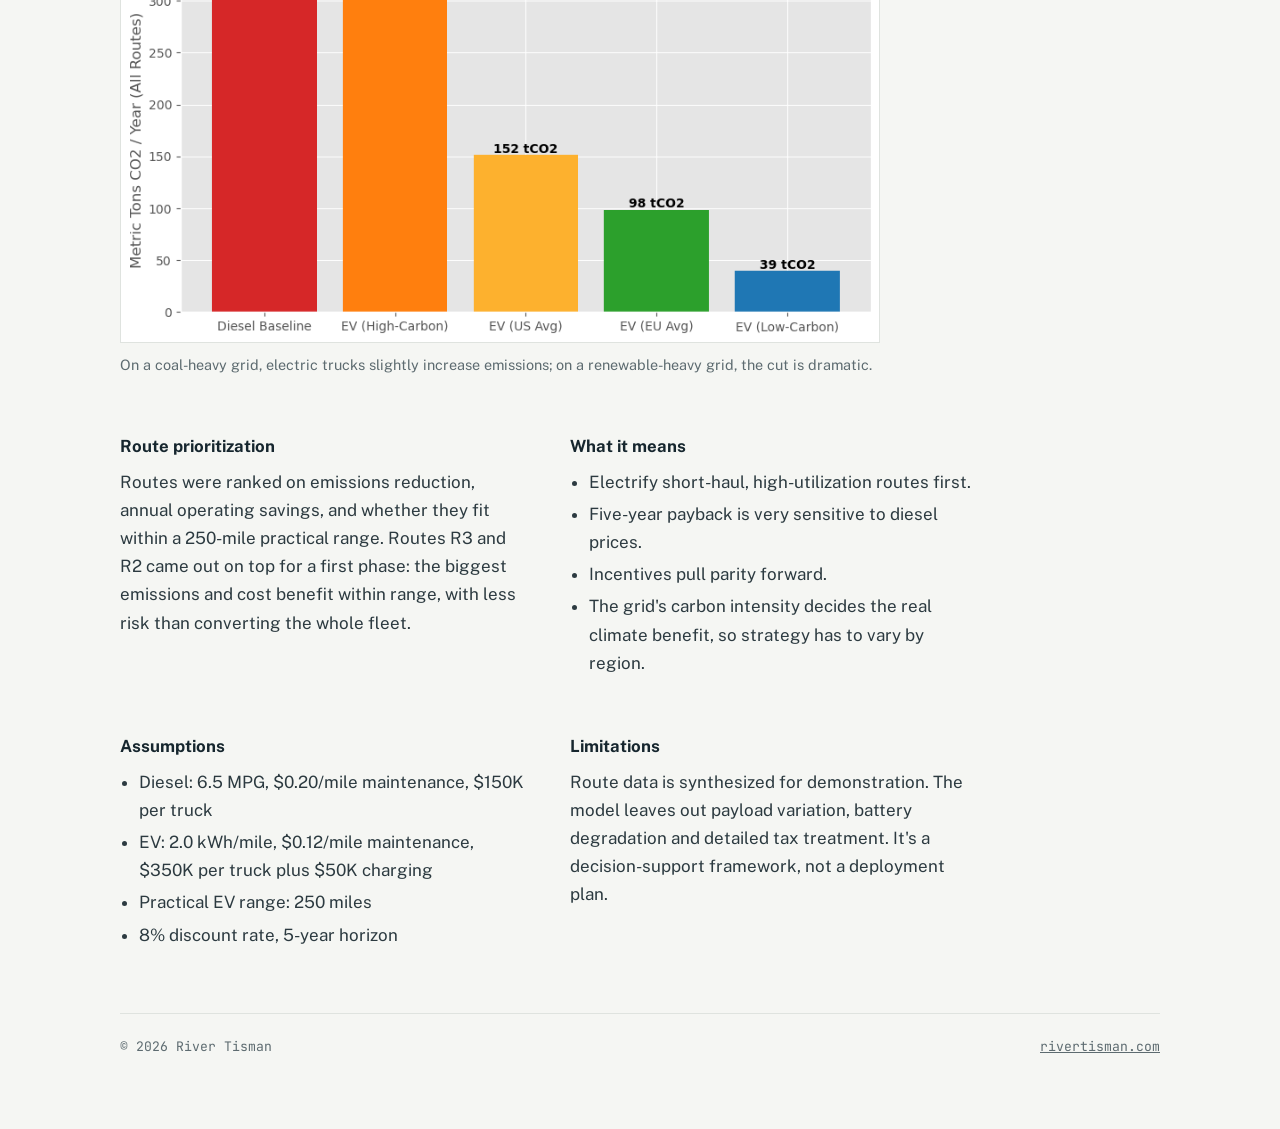
<file: oatly-freight-model.html>
<!doctype html>
<html lang="en">
<head>
<meta charset="utf-8">
<meta name="viewport" content="width=device-width, initial-scale=1, viewport-fit=cover">
<title>Freight Electrification Model · River Tisman</title>
<meta name="description" content="A five-year cost and emissions model for electrifying a representative regional freight fleet, with fuel-price and grid sensitivity. By River Tisman.">
<meta name="author" content="River Tisman">
<link rel="canonical" href="https://rivertisman.com/oatly-freight-model.html">
<link rel="icon" href="data:image/svg+xml,%3Csvg xmlns='http://www.w3.org/2000/svg' viewBox='0 0 32 32'%3E%3Crect width='32' height='32' rx='6' fill='%230f7d6b'/%3E%3Ctext x='16' y='22' font-family='Georgia,serif' font-size='16' font-weight='700' text-anchor='middle' fill='white'%3ERT%3C/text%3E%3C/svg%3E">
<link rel="preconnect" href="https://fonts.googleapis.com">
<link rel="stylesheet" href="https://fonts.googleapis.com/css2?family=Newsreader:opsz,wght@6..72,500;6..72,600&family=Public+Sans:wght@400;500;600;700&family=JetBrains+Mono:wght@400;600&display=swap">
<link rel="stylesheet" href="/assets/site.css">
</head>
<body>
<div class="wrap">
  <div class="masthead">
    <a class="home" href="/"><strong>River Tisman</strong> · Restaurant operations → hospitality tech · Brooklyn, NY</a>
    <nav aria-label="Site">
      <a href="/">Home</a>
      <a href="/nightly-close/">Nightly Close</a>
      <a href="/resume.html">Resume</a>
    </nav>
  </div>

  <header class="hero" style="grid-template-columns:1fr">
    <div class="hero-text">
      <span class="label">Other work · Economics &amp; modeling</span>
      <h1>Oatly freight electrification model</h1>
      <p class="lede">A five-year model of a representative 5-route regional freight network (197,000 annual miles), weighing diesel against battery-electric trucks. It combines emissions accounting, discounted cash flow, fuel-price sensitivity, grid carbon intensity and a 250-mile range constraint to show when electrification makes sense operationally and financially.</p>
      <div class="actions">
        <a class="btn secondary" href="https://github.com/RiverTisman/rivertisman.github.io/tree/main/oatly-freight-model" target="_blank" rel="noopener">See the Python model</a>
        <a class="btn secondary" href="/">Back to home</a>
      </div>
    </div>
  </header>

  <div class="stats" style="max-width:860px">
    <div><b>308.5</b><span>tCO₂ a year, diesel baseline</span></div>
    <div><b>−27.2%</b><span>fleet emissions, feasible routes only</span></div>
    <div><b>−50.8%</b><span>per-route emissions on the U.S. grid</span></div>
    <div><b>+$84K</b><span>5-year EV cost premium, base case</span></div>
  </div>

  <section>
    <div class="col">
      <h2>Cost: 5-year total cost of ownership</h2>
      <p class="muted">Net present value at an 8% discount rate.</p>
    </div>
    <div class="table-wrap" style="max-width:860px">
      <table>
        <thead><tr><th>Scenario</th><th>Diesel NPV</th><th>EV NPV</th><th>EV advantage</th></tr></thead>
        <tbody>
          <tr><td>Low fuel ($3/gal)</td><td>$414,214</td><td>$559,720</td><td class="neg">−$145,506</td></tr>
          <tr><td>Base case ($4/gal)</td><td>$475,559</td><td>$559,720</td><td class="neg">−$84,161</td></tr>
          <tr><td>High fuel ($5.50/gal)</td><td>$567,300</td><td>$559,720</td><td class="pos">+$7,580</td></tr>
          <tr><td>EV incentive ($80K credit)</td><td>$475,559</td><td>$479,720</td><td class="neg">−$4,161</td></tr>
        </tbody>
      </table>
    </div>
    <div class="col">
      <p>With cheap diesel, electrifying costs materially more. With high fuel prices it comes out ahead, and an $80K incentive brings it close to parity within five years.</p>
    </div>
  </section>

  <section>
    <div class="col">
      <h2>Emissions: it depends on the grid</h2>
      <p class="muted">All routes electrified.</p>
    </div>
    <div class="table-wrap" style="max-width:860px">
      <table>
        <thead><tr><th>Grid case</th><th>EV emissions (tCO₂/yr)</th><th>Change vs. diesel</th></tr></thead>
        <tbody>
          <tr><td>Diesel baseline</td><td>308.50</td><td>—</td></tr>
          <tr><td>High-carbon grid</td><td>315.20</td><td class="neg">+2.2%</td></tr>
          <tr><td>U.S. average grid</td><td>151.69</td><td class="pos">−50.8%</td></tr>
          <tr><td>E.U. average grid</td><td>98.50</td><td class="pos">−68.1%</td></tr>
          <tr><td>Low-carbon grid</td><td>39.40</td><td class="pos">−87.2%</td></tr>
        </tbody>
      </table>
    </div>
    <figure style="max-width:760px">
      <img src="/img/oatly_grid_sensitivity.png" alt="Bar chart of fleet emissions under each grid scenario compared with the diesel baseline">
      <figcaption>On a coal-heavy grid, electric trucks slightly increase emissions; on a renewable-heavy grid, the cut is dramatic.</figcaption>
    </figure>
  </section>

  <section>
    <div class="two">
      <div>
        <h3>Route prioritization</h3>
        <p>Routes were ranked on emissions reduction, annual operating savings, and whether they fit within a 250-mile practical range. Routes R3 and R2 came out on top for a first phase: the biggest emissions and cost benefit within range, with less risk than converting the whole fleet.</p>
      </div>
      <div>
        <h3>What it means</h3>
        <ul>
          <li>Electrify short-haul, high-utilization routes first.</li>
          <li>Five-year payback is very sensitive to diesel prices.</li>
          <li>Incentives pull parity forward.</li>
          <li>The grid's carbon intensity decides the real climate benefit, so strategy has to vary by region.</li>
        </ul>
      </div>
    </div>
  </section>

  <section>
    <div class="two">
      <div>
        <h3>Assumptions</h3>
        <ul>
          <li>Diesel: 6.5 MPG, $0.20/mile maintenance, $150K per truck</li>
          <li>EV: 2.0 kWh/mile, $0.12/mile maintenance, $350K per truck plus $50K charging</li>
          <li>Practical EV range: 250 miles</li>
          <li>8% discount rate, 5-year horizon</li>
        </ul>
      </div>
      <div>
        <h3>Limitations</h3>
        <p>Route data is synthesized for demonstration. The model leaves out payload variation, battery degradation and detailed tax treatment. It's a decision-support framework, not a deployment plan.</p>
      </div>
    </div>
  </section>

  <footer>
    <span>© 2026 River Tisman</span>
    <a href="/">rivertisman.com</a>
  </footer>
</div>
</body>
</html>
</file>
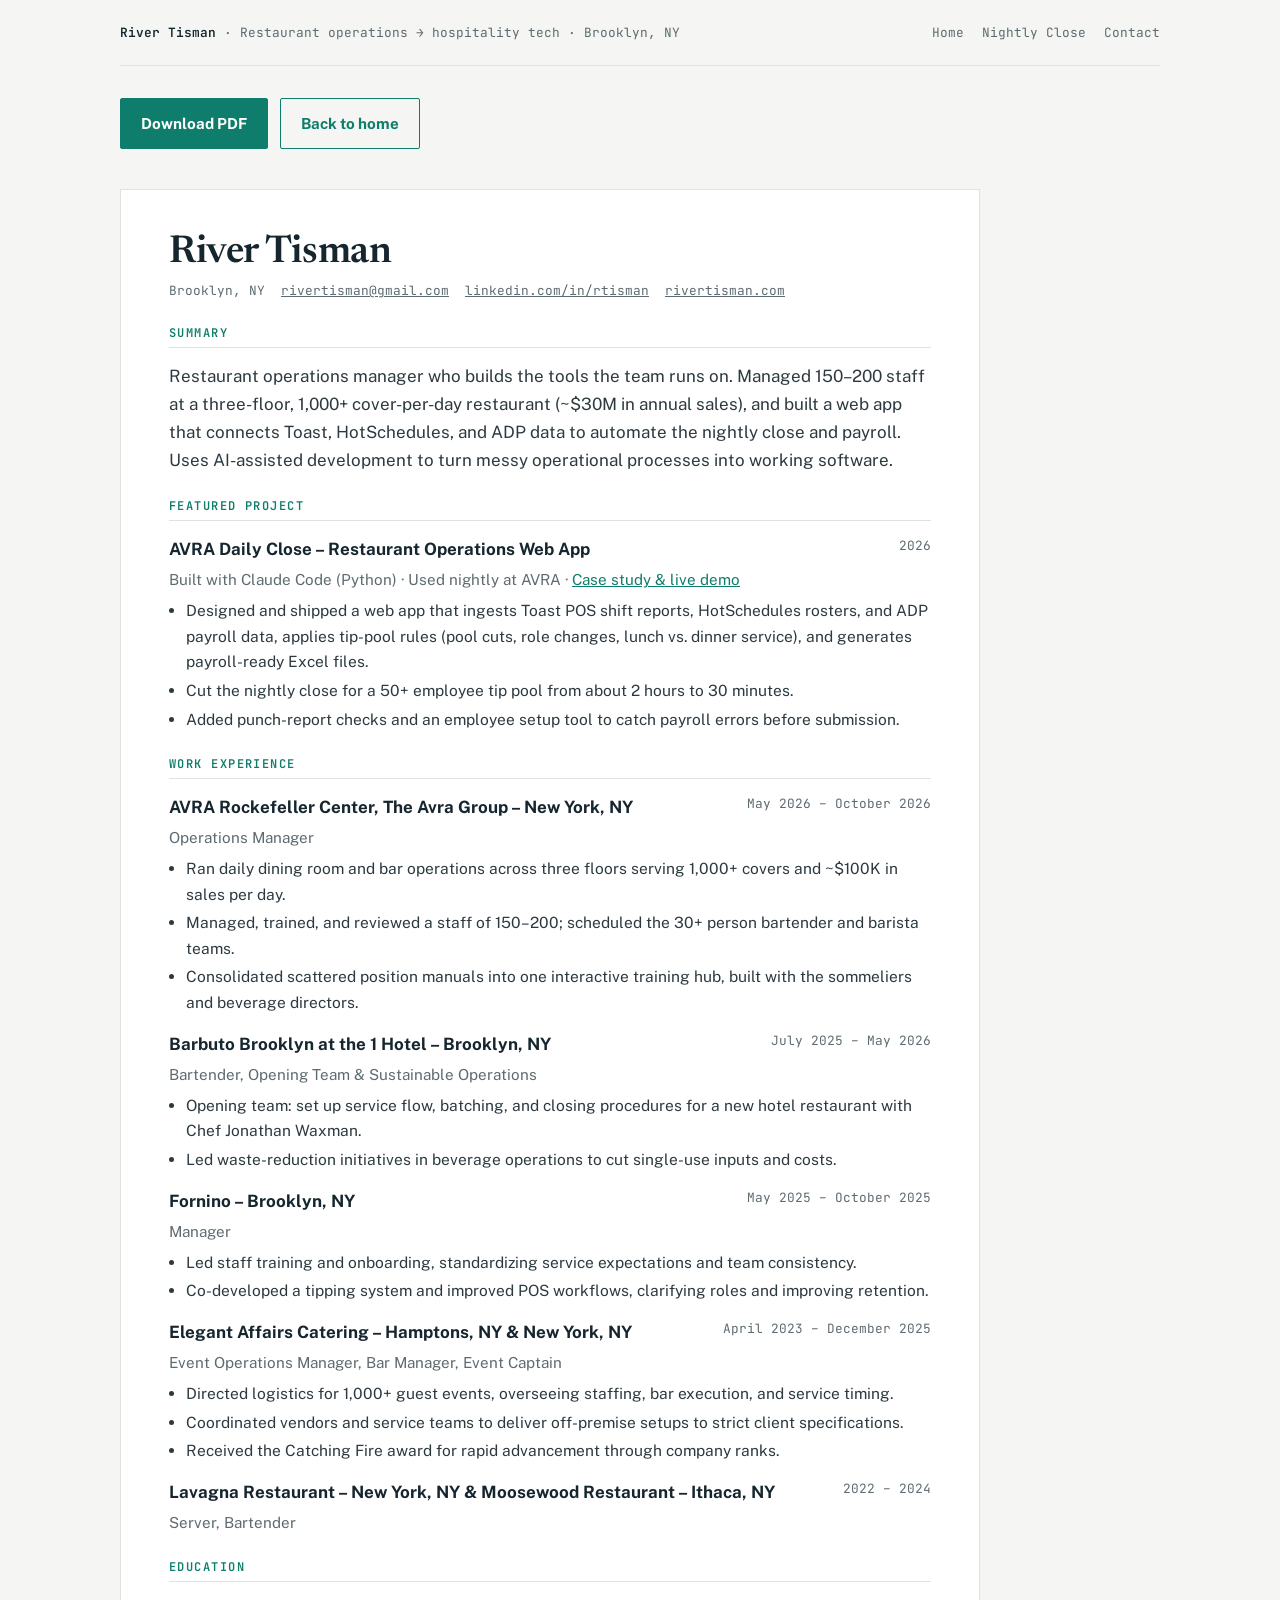
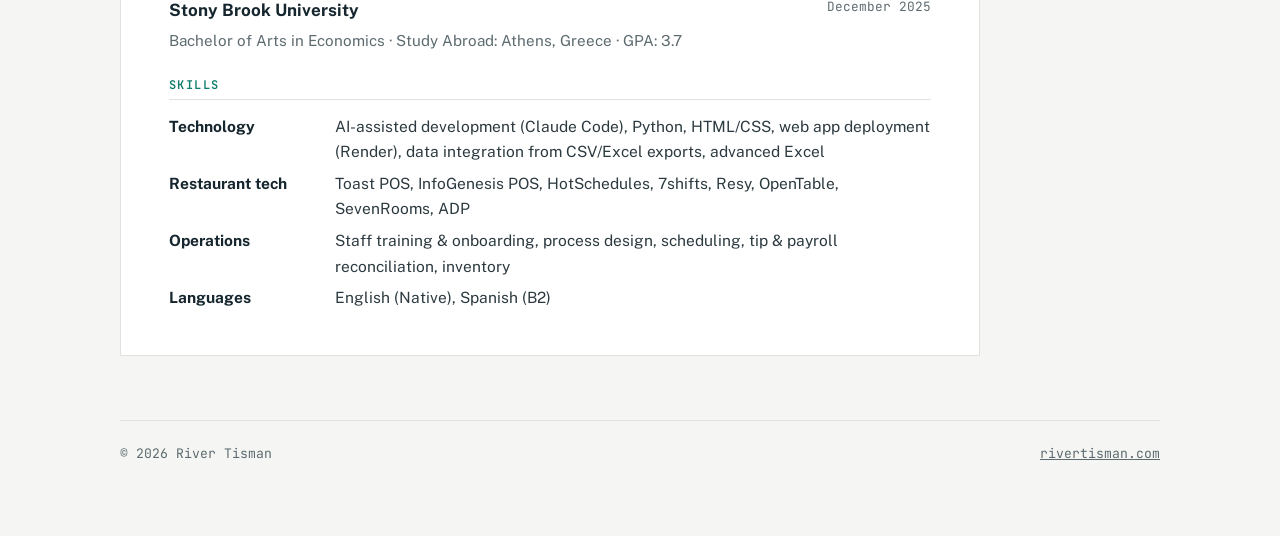
<file: resume.html>
<!doctype html>
<html lang="en">
<head>
<meta charset="utf-8">
<meta name="viewport" content="width=device-width, initial-scale=1, viewport-fit=cover">
<title>Resume · River Tisman</title>
<meta name="description" content="Resume of River Tisman: restaurant operations manager who builds the tools the team runs on. Toast, HotSchedules, ADP, Python, Claude Code.">
<meta name="author" content="River Tisman">
<link rel="canonical" href="https://rivertisman.com/resume.html">
<link rel="icon" href="data:image/svg+xml,%3Csvg xmlns='http://www.w3.org/2000/svg' viewBox='0 0 32 32'%3E%3Crect width='32' height='32' rx='6' fill='%230f7d6b'/%3E%3Ctext x='16' y='22' font-family='Georgia,serif' font-size='16' font-weight='700' text-anchor='middle' fill='white'%3ERT%3C/text%3E%3C/svg%3E">
<link rel="preconnect" href="https://fonts.googleapis.com">
<link rel="stylesheet" href="https://fonts.googleapis.com/css2?family=Newsreader:opsz,wght@6..72,500;6..72,600&family=Public+Sans:wght@400;500;600;700&family=JetBrains+Mono:wght@400;600&display=swap">
<link rel="stylesheet" href="/assets/site.css">
</head>
<body>
<div class="wrap">
  <div class="masthead">
    <a class="home" href="/"><strong>River Tisman</strong> · Restaurant operations → hospitality tech · Brooklyn, NY</a>
    <nav aria-label="Site">
      <a href="/">Home</a>
      <a href="/nightly-close/">Nightly Close</a>
      <a href="/#contact">Contact</a>
    </nav>
  </div>

  <div class="actions no-print" style="margin-top:32px">
    <a class="btn primary" href="/River-Tisman-Resume.pdf" download>Download PDF</a>
    <a class="btn secondary" href="/">Back to home</a>
  </div>

  <article class="resume">
    <header>
      <h1>River Tisman</h1>
      <div class="contact">
        <span>Brooklyn, NY</span>
        <a href="mailto:rivertisman@gmail.com">rivertisman@gmail.com</a>
        <a href="https://www.linkedin.com/in/rtisman/">linkedin.com/in/rtisman</a>
        <a href="https://rivertisman.com">rivertisman.com</a>
      </div>
    </header>

    <div class="block">
      <h2>Summary</h2>
      <p>Restaurant operations manager who builds the tools the team runs on. Managed 150–200 staff at a three-floor, 1,000+ cover-per-day restaurant (~$30M in annual sales), and built a web app that connects Toast, HotSchedules, and ADP data to automate the nightly close and payroll. Uses AI-assisted development to turn messy operational processes into working software.</p>
    </div>

    <div class="block">
      <h2>Featured project</h2>
      <div class="item">
        <div class="item-head"><b>AVRA Daily Close – Restaurant Operations Web App</b><span>2026</span></div>
        <div class="sub">Built with Claude Code (Python) · Used nightly at AVRA · <a href="https://rivertisman.com/nightly-close/">Case study &amp; live demo</a></div>
        <ul>
          <li>Designed and shipped a web app that ingests Toast POS shift reports, HotSchedules rosters, and ADP payroll data, applies tip-pool rules (pool cuts, role changes, lunch vs. dinner service), and generates payroll-ready Excel files.</li>
          <li>Cut the nightly close for a 50+ employee tip pool from about 2 hours to 30 minutes.</li>
          <li>Added punch-report checks and an employee setup tool to catch payroll errors before submission.</li>
        </ul>
      </div>
    </div>

    <div class="block">
      <h2>Work experience</h2>
      <div class="item">
        <div class="item-head"><b>AVRA Rockefeller Center, The Avra Group – New York, NY</b><span>May 2026 – October 2026</span></div>
        <div class="sub">Operations Manager</div>
        <ul>
          <li>Ran daily dining room and bar operations across three floors serving 1,000+ covers and ~$100K in sales per day.</li>
          <li>Managed, trained, and reviewed a staff of 150–200; scheduled the 30+ person bartender and barista teams.</li>
          <li>Consolidated scattered position manuals into one interactive training hub, built with the sommeliers and beverage directors.</li>
        </ul>
      </div>
      <div class="item">
        <div class="item-head"><b>Barbuto Brooklyn at the 1 Hotel – Brooklyn, NY</b><span>July 2025 – May 2026</span></div>
        <div class="sub">Bartender, Opening Team &amp; Sustainable Operations</div>
        <ul>
          <li>Opening team: set up service flow, batching, and closing procedures for a new hotel restaurant with Chef Jonathan Waxman.</li>
          <li>Led waste-reduction initiatives in beverage operations to cut single-use inputs and costs.</li>
        </ul>
      </div>
      <div class="item">
        <div class="item-head"><b>Fornino – Brooklyn, NY</b><span>May 2025 – October 2025</span></div>
        <div class="sub">Manager</div>
        <ul>
          <li>Led staff training and onboarding, standardizing service expectations and team consistency.</li>
          <li>Co-developed a tipping system and improved POS workflows, clarifying roles and improving retention.</li>
        </ul>
      </div>
      <div class="item">
        <div class="item-head"><b>Elegant Affairs Catering – Hamptons, NY &amp; New York, NY</b><span>April 2023 – December 2025</span></div>
        <div class="sub">Event Operations Manager, Bar Manager, Event Captain</div>
        <ul>
          <li>Directed logistics for 1,000+ guest events, overseeing staffing, bar execution, and service timing.</li>
          <li>Coordinated vendors and service teams to deliver off-premise setups to strict client specifications.</li>
          <li>Received the Catching Fire award for rapid advancement through company ranks.</li>
        </ul>
      </div>
      <div class="item">
        <div class="item-head"><b>Lavagna Restaurant – New York, NY &amp; Moosewood Restaurant – Ithaca, NY</b><span>2022 – 2024</span></div>
        <div class="sub">Server, Bartender</div>
      </div>
    </div>

    <div class="block">
      <h2>Education</h2>
      <div class="item">
        <div class="item-head"><b>Stony Brook University</b><span>December 2025</span></div>
        <div class="sub">Bachelor of Arts in Economics · Study Abroad: Athens, Greece · GPA: 3.7</div>
      </div>
    </div>

    <div class="block">
      <h2>Skills</h2>
      <dl>
        <dt>Technology</dt><dd>AI-assisted development (Claude Code), Python, HTML/CSS, web app deployment (Render), data integration from CSV/Excel exports, advanced Excel</dd>
        <dt>Restaurant tech</dt><dd>Toast POS, InfoGenesis POS, HotSchedules, 7shifts, Resy, OpenTable, SevenRooms, ADP</dd>
        <dt>Operations</dt><dd>Staff training &amp; onboarding, process design, scheduling, tip &amp; payroll reconciliation, inventory</dd>
        <dt>Languages</dt><dd>English (Native), Spanish (B2)</dd>
      </dl>
    </div>
  </article>

  <footer>
    <span>© 2026 River Tisman</span>
    <a href="/">rivertisman.com</a>
  </footer>
</div>
</body>
</html>
</file>
<file: assets/site.css>
/* Shared styles for rivertisman.com. Same tokens and type as the Nightly Close case study. */
:root {
  --paper: #f5f6f3;
  --surface: #ffffff;
  --ink: #16262e;
  --body: #2c3a40;
  --muted: #5d6b70;
  --rule: #dfe3df;
  --accent: #0f7d6b;
  --accent-soft: #e3f0ec;
  --flag: #b4492f;
  --flag-soft: #fbece7;
  --font-display: "Newsreader", Georgia, "Times New Roman", serif;
  --font-body: "Public Sans", system-ui, -apple-system, "Segoe UI", sans-serif;
  --font-mono: "JetBrains Mono", ui-monospace, "SF Mono", Menlo, Consolas, monospace;
}
@media (prefers-color-scheme: dark) {
  :root:not([data-theme="light"]) {
    --paper: #10181b; --surface: #172227; --ink: #eef3f1; --body: #c9d4d2; --muted: #8fa09f;
    --rule: #263439; --accent: #4cc3a8; --accent-soft: #15332d; --flag: #ec8a6f; --flag-soft: #3a2119;
    color-scheme: dark;
  }
}
:root[data-theme="dark"] {
  --paper: #10181b; --surface: #172227; --ink: #eef3f1; --body: #c9d4d2; --muted: #8fa09f;
  --rule: #263439; --accent: #4cc3a8; --accent-soft: #15332d; --flag: #ec8a6f; --flag-soft: #3a2119;
  color-scheme: dark;
}

* { box-sizing: border-box; }
html { scroll-behavior: smooth; }
body {
  margin: 0;
  background: var(--paper);
  color: var(--body);
  font-family: var(--font-body);
  font-size: 1.0625rem;
  line-height: 1.65;
  padding-inline: 20px;
  padding-block: 0 72px;
}
.wrap { max-width: 1040px; margin: 0 auto; }
.col { max-width: 680px; }

h1, h2, h3 { color: var(--ink); text-wrap: balance; margin: 0; }
h1 { font-family: var(--font-display); font-weight: 600; font-size: clamp(2.4rem, 5.5vw, 3.9rem); line-height: 1.04; letter-spacing: -0.01em; }
h2 { font-family: var(--font-display); font-weight: 600; font-size: clamp(1.6rem, 3vw, 2.1rem); line-height: 1.15; }
h3 { font-size: 1.05rem; font-weight: 700; }
p { margin: 0; }
a { color: var(--accent); }
a:focus-visible, button:focus-visible { outline: 2px solid var(--accent); outline-offset: 3px; }

.label {
  font-family: var(--font-mono);
  font-size: 0.75rem;
  letter-spacing: 0.12em;
  text-transform: uppercase;
  color: var(--accent);
  font-weight: 600;
}
.muted { color: var(--muted); }
.mono { font-family: var(--font-mono); font-size: 0.92em; }

/* Masthead */
.masthead {
  display: flex; justify-content: space-between; align-items: baseline; gap: 10px 20px; flex-wrap: wrap;
  padding-block: 22px; border-bottom: 1px solid var(--rule);
  font-family: var(--font-mono); font-size: 0.8rem; color: var(--muted);
}
.masthead strong { color: var(--ink); font-weight: 600; }
.masthead a.home { color: inherit; text-decoration: none; }
.masthead nav { display: flex; flex-wrap: wrap; gap: 6px 18px; }
.masthead nav a { color: var(--muted); text-decoration: none; }
.masthead nav a:hover { color: var(--accent); }

/* Hero */
.hero { display: grid; grid-template-columns: minmax(0, 1fr) 220px; gap: 40px; align-items: end; padding-block: 64px 40px; }
.hero-text { display: grid; gap: 22px; }
.hero .lede { font-size: 1.2rem; line-height: 1.55; max-width: 640px; }
.portrait { margin: 0; }
.portrait img {
  width: 100%; aspect-ratio: 4 / 5; object-fit: cover; object-position: center 30%; display: block;
  border: 1px solid var(--rule); background: var(--surface);
  box-shadow: 0 18px 40px -28px rgba(22, 38, 46, 0.45);
}
@media (max-width: 760px) {
  .hero { grid-template-columns: 1fr; gap: 28px; padding-block: 44px 28px; }
  .portrait { order: -1; max-width: 140px; }
}
.facts { display: flex; flex-wrap: wrap; gap: 10px 28px; font-family: var(--font-mono); font-size: 0.85rem; color: var(--muted); }
.facts span b { color: var(--ink); font-weight: 600; }
.actions { display: flex; flex-wrap: wrap; gap: 12px; }
.btn {
  display: inline-flex; align-items: center; gap: 8px;
  padding: 12px 20px; font-weight: 700; font-size: 0.95rem; text-decoration: none;
  border: 1.5px solid var(--accent); border-radius: 2px; background: none; font-family: inherit; cursor: pointer;
}
.btn.primary { background: var(--accent); color: var(--surface); }
.btn.secondary { color: var(--accent); }

section { padding-block: 56px 0; display: grid; gap: 20px; }
section > .col { display: grid; gap: 16px; }

/* Featured project */
.feature {
  background: var(--surface); border: 1px solid var(--rule); border-top: 3px solid var(--accent);
  padding: 28px; display: grid; gap: 22px;
}
.pipeline {
  display: grid; grid-template-columns: repeat(3, minmax(0, 1fr)) auto minmax(0, 1.2fr);
  align-items: stretch; gap: 10px;
}
.src, .dest { background: var(--paper); border: 1px solid var(--rule); padding: 12px 14px; min-width: 0; }
.src .sys, .dest .sys { font-weight: 700; color: var(--ink); }
.src .what, .dest .what { font-size: 0.85rem; color: var(--muted); line-height: 1.4; }
.dest { border-color: var(--accent); background: var(--accent-soft); }
.arrow { display: grid; place-items: center; font-family: var(--font-mono); color: var(--accent); font-size: 1.3rem; }
@media (max-width: 760px) {
  .feature { padding: 20px; }
  .pipeline { grid-template-columns: 1fr; }
  .arrow { transform: rotate(90deg); padding-block: 2px; }
}

.stats { display: flex; flex-wrap: wrap; border-top: 2px solid var(--ink); border-bottom: 1px solid var(--rule); }
.stats > div { flex: 1 1 140px; padding: 14px 20px 14px 0; display: grid; gap: 2px; min-width: 0; }
.stats b { font-family: var(--font-display); font-size: 1.9rem; line-height: 1.1; color: var(--ink); font-weight: 600; }
.stats span { font-size: 0.88rem; color: var(--muted); line-height: 1.4; }

/* What I bring */
.bring { display: grid; grid-template-columns: repeat(2, minmax(0, 1fr)); gap: 28px 40px; }
.bring > div { display: grid; gap: 8px; align-content: start; border-top: 2px solid var(--ink); padding-top: 14px; min-width: 0; }
@media (max-width: 760px) { .bring { grid-template-columns: 1fr; } }

.stack { display: flex; flex-wrap: wrap; gap: 8px; }
.stack span { font-family: var(--font-mono); font-size: 0.8rem; padding: 4px 10px; border: 1px solid var(--rule); background: var(--surface); color: var(--ink); }

/* Experience, condensed */
.jobs { list-style: none; margin: 0; padding: 0; border-top: 1px solid var(--rule); max-width: 860px; }
.jobs li { display: grid; grid-template-columns: 170px minmax(0, 1fr); gap: 4px 24px; padding-block: 16px; border-bottom: 1px solid var(--rule); }
.jobs .when { font-family: var(--font-mono); font-size: 0.8rem; color: var(--muted); padding-top: 3px; }
.jobs .what { display: grid; gap: 4px; min-width: 0; }
.jobs .what b { color: var(--ink); }
.jobs .what .role { color: var(--muted); font-size: 0.95rem; }
@media (max-width: 760px) { .jobs li { grid-template-columns: 1fr; } }

/* Other work cards */
.cards { display: grid; grid-template-columns: repeat(3, minmax(0, 1fr)); gap: 16px; }
.cards > div { background: var(--surface); border: 1px solid var(--rule); padding: 16px 18px; display: grid; gap: 8px; align-content: start; min-width: 0; }
.cards .tag { font-family: var(--font-mono); font-size: 0.75rem; color: var(--muted); }
.cards p { font-size: 0.95rem; }
@media (max-width: 760px) { .cards { grid-template-columns: 1fr; } }

.two { display: grid; grid-template-columns: repeat(2, minmax(0, 1fr)); gap: 28px 40px; max-width: 860px; }
.two > div { display: grid; gap: 8px; align-content: start; min-width: 0; }
.two ul { margin: 0; padding-left: 1.1em; display: grid; gap: 4px; }
@media (max-width: 760px) { .two { grid-template-columns: 1fr; } }

/* Tables (Oatly report) */
.table-wrap { overflow-x: auto; border: 1px solid var(--rule); background: var(--surface); }
table { width: 100%; border-collapse: collapse; font-size: 0.95rem; min-width: 520px; }
th, td { text-align: left; padding: 10px 14px; border-bottom: 1px solid var(--rule); }
th { font-family: var(--font-mono); font-size: 0.75rem; letter-spacing: 0.08em; text-transform: uppercase; color: var(--muted); font-weight: 600; }
tr:last-child td { border-bottom: 0; }
td.neg { color: var(--flag); font-weight: 600; }
td.pos { color: var(--accent); font-weight: 600; }
figure { margin: 0; display: grid; gap: 10px; }
figure img { width: 100%; height: auto; display: block; border: 1px solid var(--rule); background: #fff; }
figcaption { font-size: 0.9rem; color: var(--muted); }
.note { background: var(--accent-soft); border-left: 3px solid var(--accent); padding: 16px 20px; max-width: 680px; }

footer { margin-top: 64px; padding-top: 22px; border-top: 1px solid var(--rule); display: flex; flex-wrap: wrap; justify-content: space-between; gap: 12px; font-family: var(--font-mono); font-size: 0.82rem; color: var(--muted); }
footer a { color: var(--muted); }

/* Resume page */
.resume { background: var(--surface); border: 1px solid var(--rule); padding: 44px 48px; max-width: 860px; display: grid; gap: 26px; margin-top: 40px; }
.resume header { display: grid; gap: 6px; }
.resume h1 { font-size: 2.4rem; }
.resume .contact { font-family: var(--font-mono); font-size: 0.8rem; color: var(--muted); display: flex; flex-wrap: wrap; gap: 4px 16px; }
.resume .contact a { color: var(--muted); }
.resume h2 { font-family: var(--font-mono); font-size: 0.75rem; letter-spacing: 0.12em; text-transform: uppercase; color: var(--accent); border-bottom: 1px solid var(--rule); padding-bottom: 6px; }
.resume .block { display: grid; gap: 14px; }
.resume .item { display: grid; gap: 4px; }
.resume .item-head { display: flex; justify-content: space-between; gap: 4px 16px; flex-wrap: wrap; }
.resume .item-head b { color: var(--ink); }
.resume .item-head span { font-family: var(--font-mono); font-size: 0.8rem; color: var(--muted); }
.resume .sub { color: var(--muted); font-size: 0.95rem; }
.resume ul { margin: 2px 0 0; padding-left: 1.1em; display: grid; gap: 3px; font-size: 0.97rem; }
.resume dl { margin: 0; display: grid; grid-template-columns: 150px minmax(0, 1fr); gap: 6px 16px; font-size: 0.97rem; }
.resume dt { font-weight: 700; color: var(--ink); }
.resume dd { margin: 0; }
@media (max-width: 760px) {
  .resume { padding: 26px 20px; }
  .resume dl { grid-template-columns: 1fr; gap: 0 0; }
  .resume dd { margin-bottom: 8px; }
}
@media print {
  body { background: #fff; padding: 0; font-size: 9.6pt; line-height: 1.38; }
  .masthead, .no-print, footer { display: none !important; }
  .resume { border: 0; padding: 0; margin: 0; max-width: none; gap: 9px; }
  .resume h1 { font-size: 21pt; }
  .resume header { gap: 2px; }
  .resume .contact { font-size: 8pt; }
  .resume h2 { font-size: 7.5pt; padding-bottom: 3px; }
  .resume .block { gap: 6px; }
  .resume .item { gap: 1px; }
  .resume .sub { font-size: 9pt; }
  .resume .item-head span { font-size: 7.8pt; }
  .resume ul { font-size: 9.4pt; gap: 1px; margin-top: 1px; }
  .resume dl { font-size: 9.4pt; gap: 2px 14px; grid-template-columns: 120px minmax(0, 1fr); }
  .resume a { color: inherit; }
}
</file>
